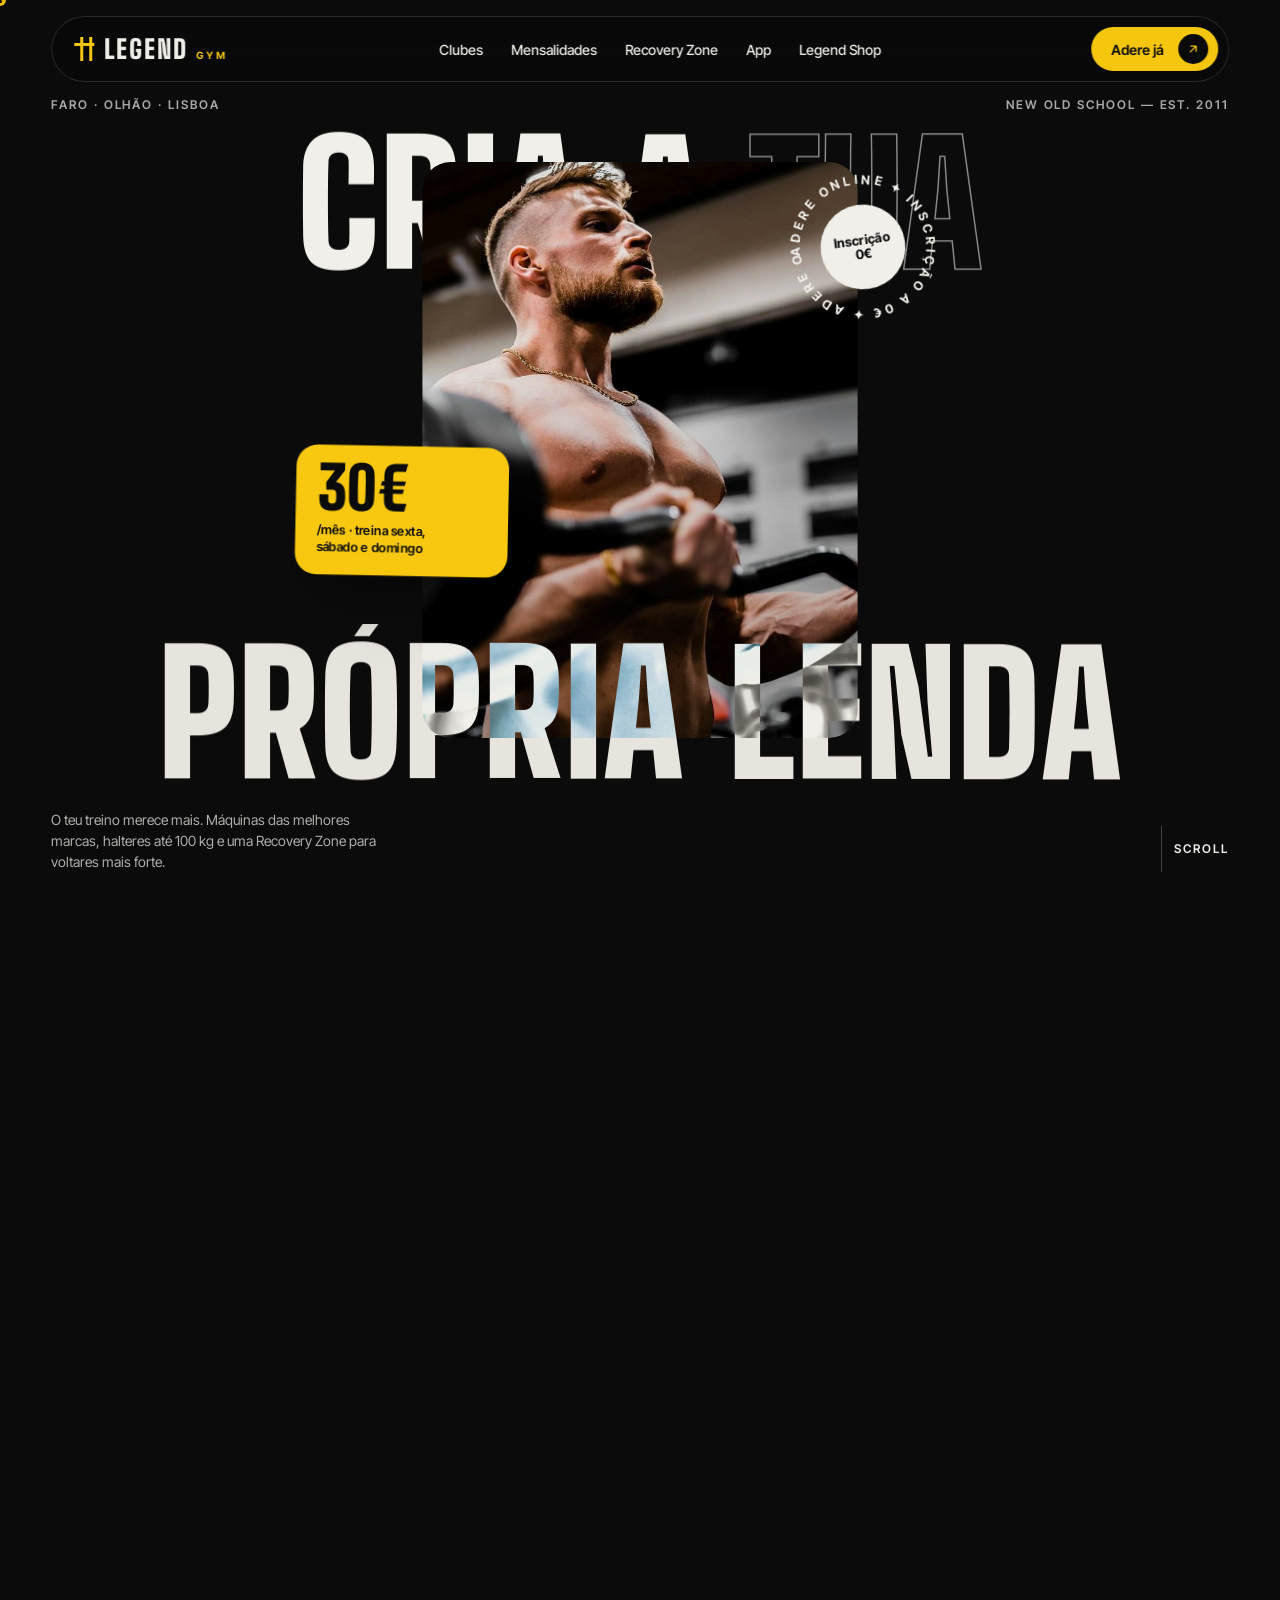
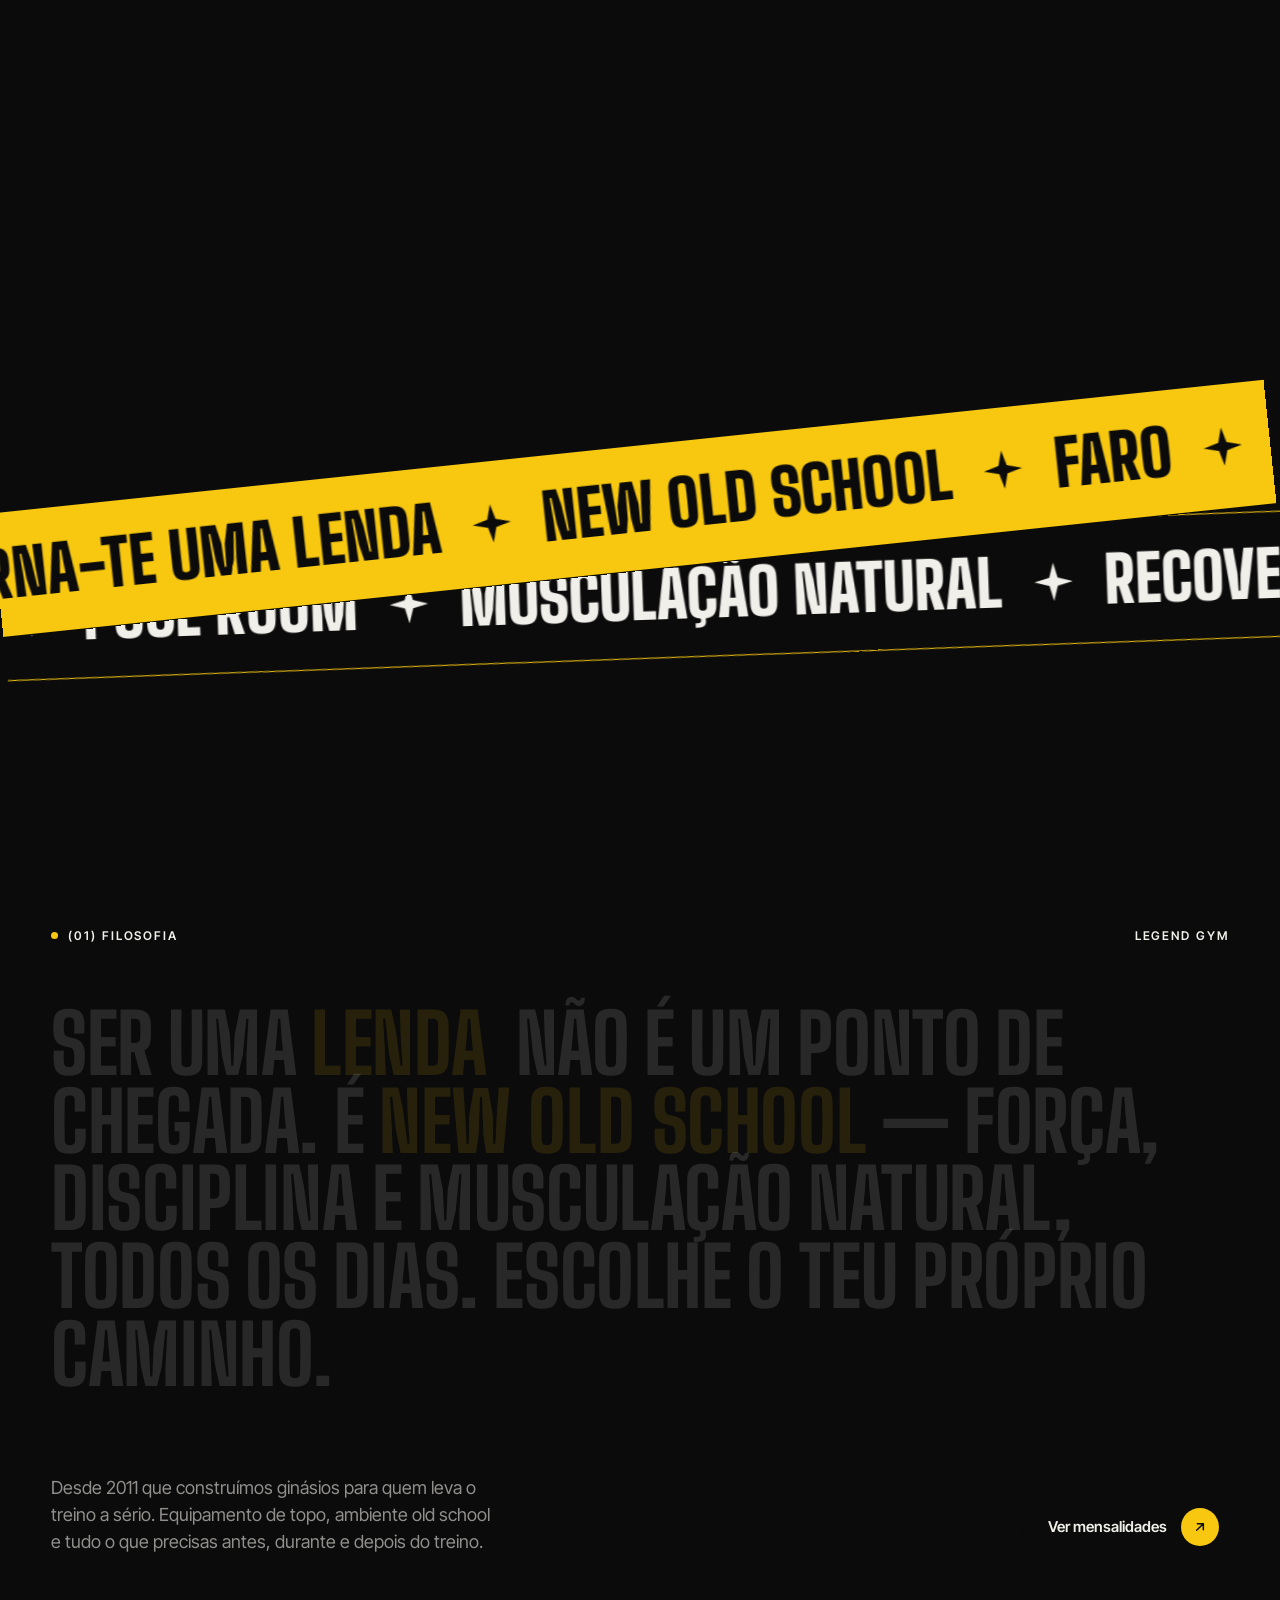
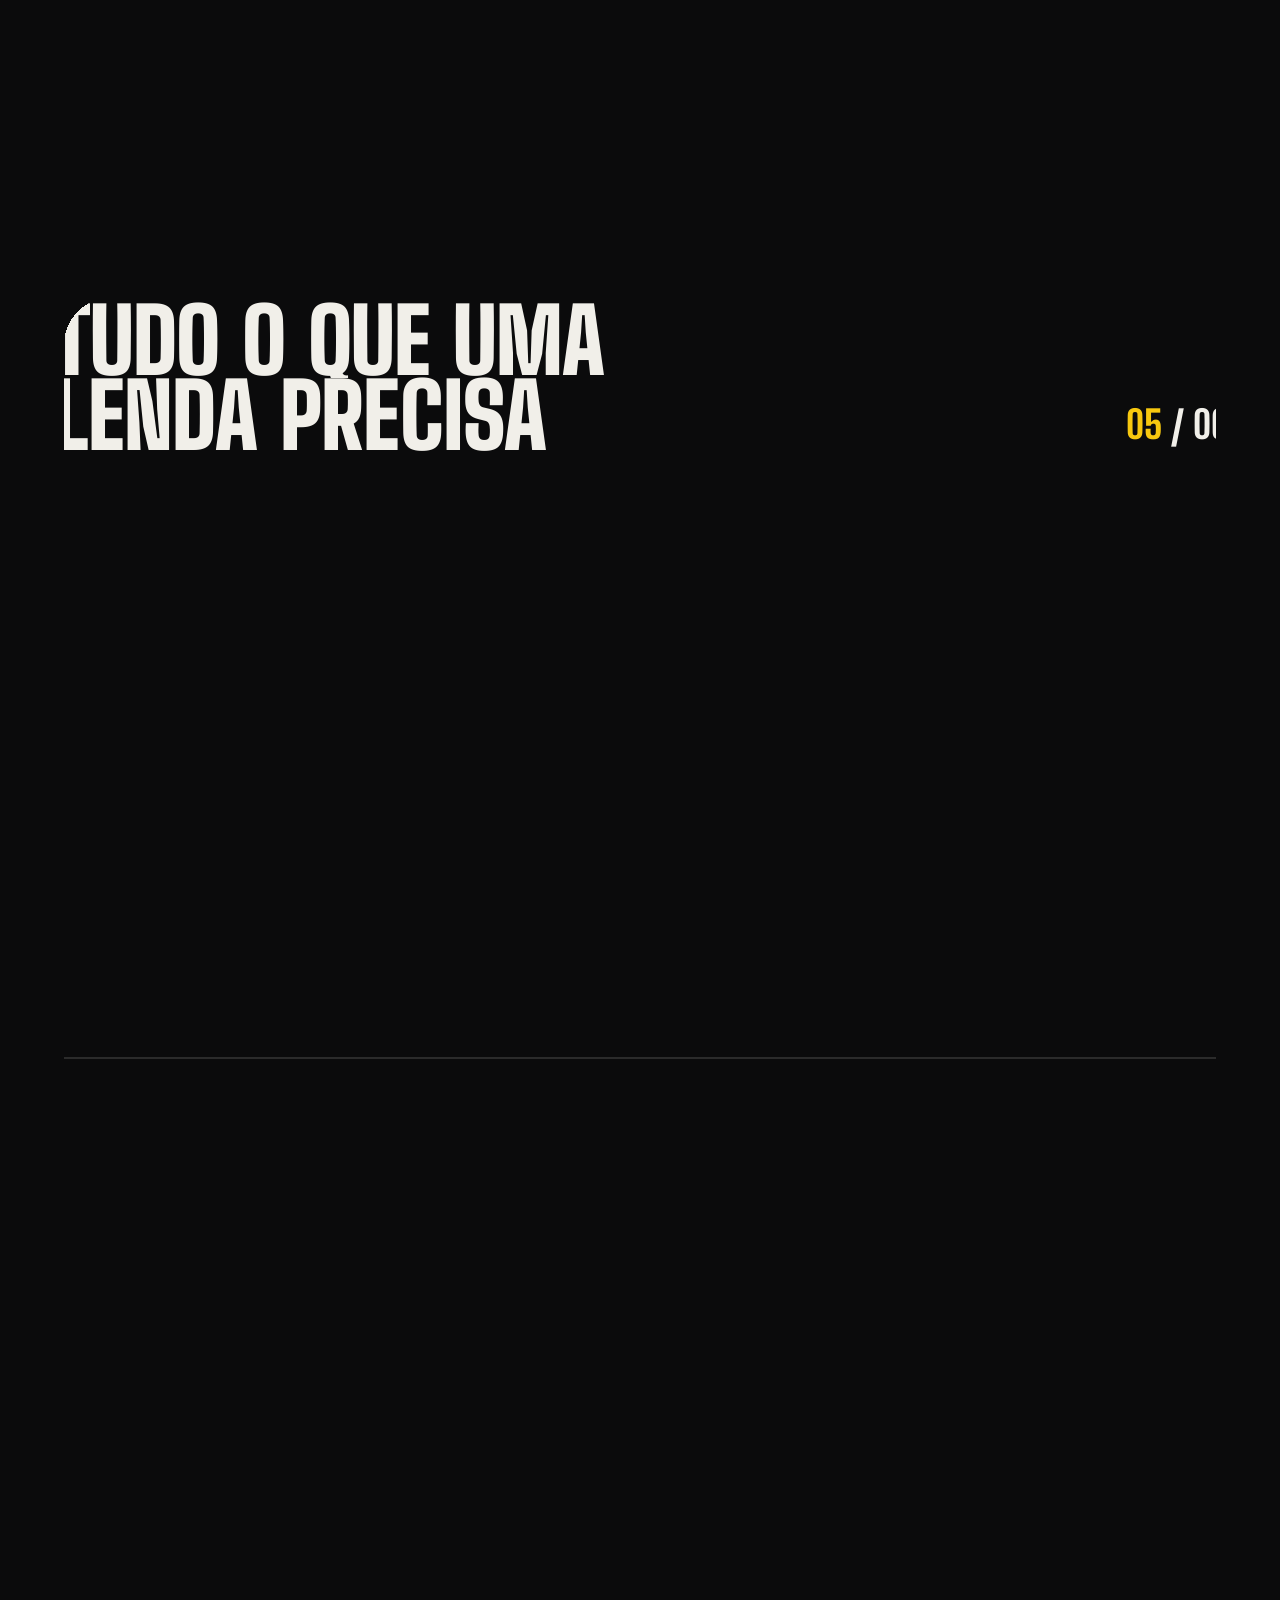
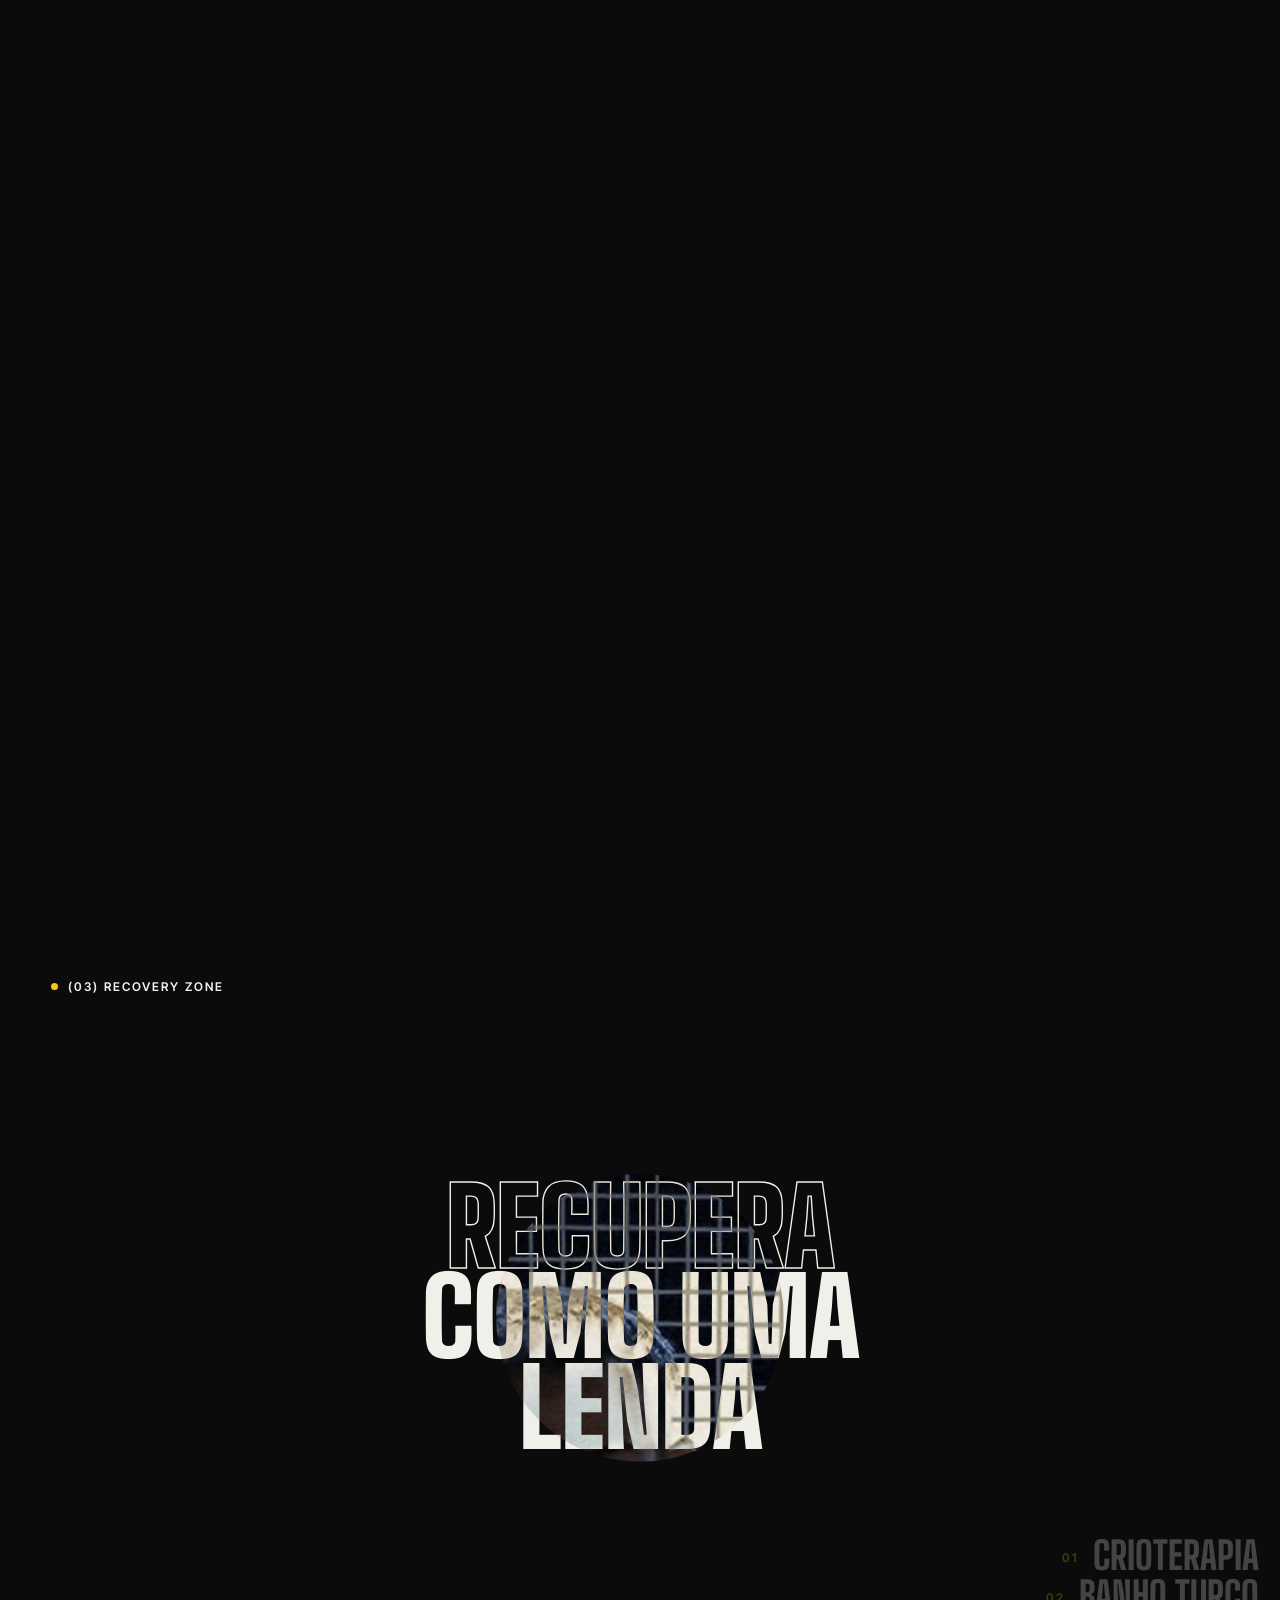
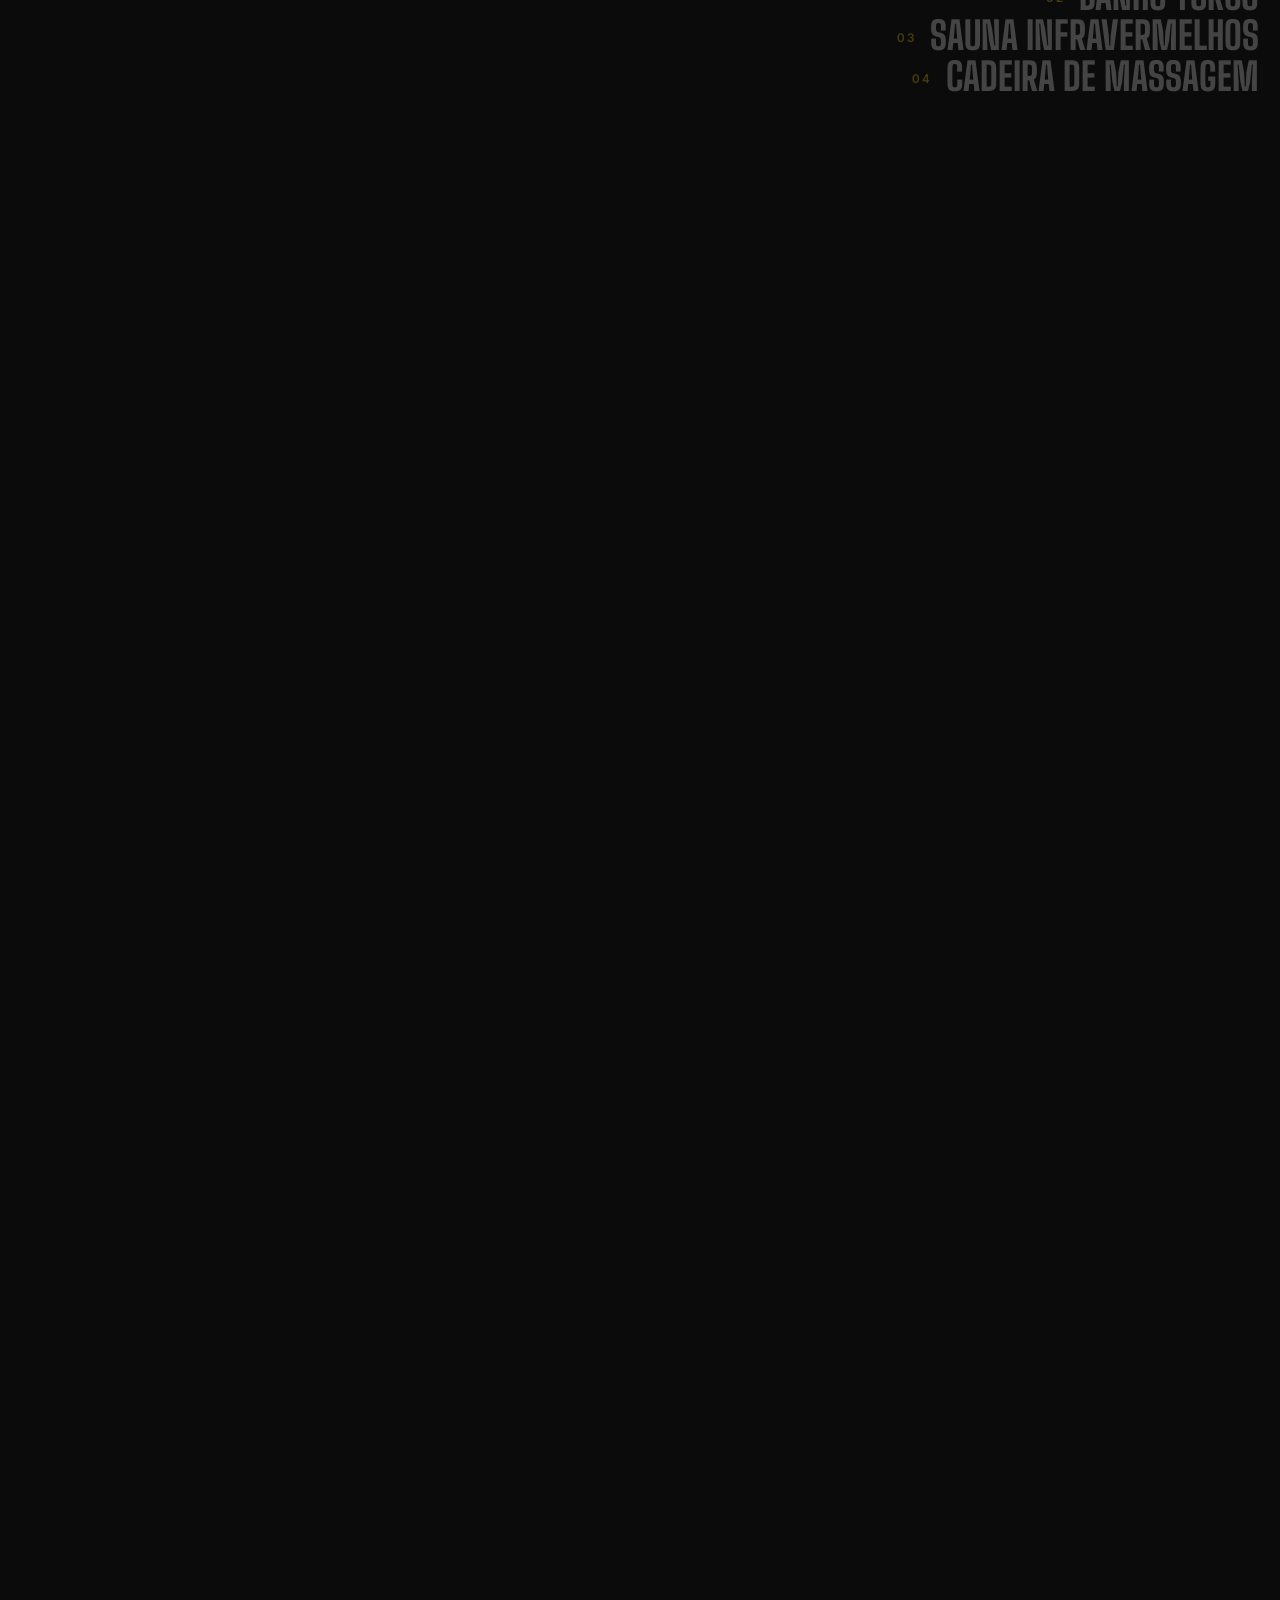
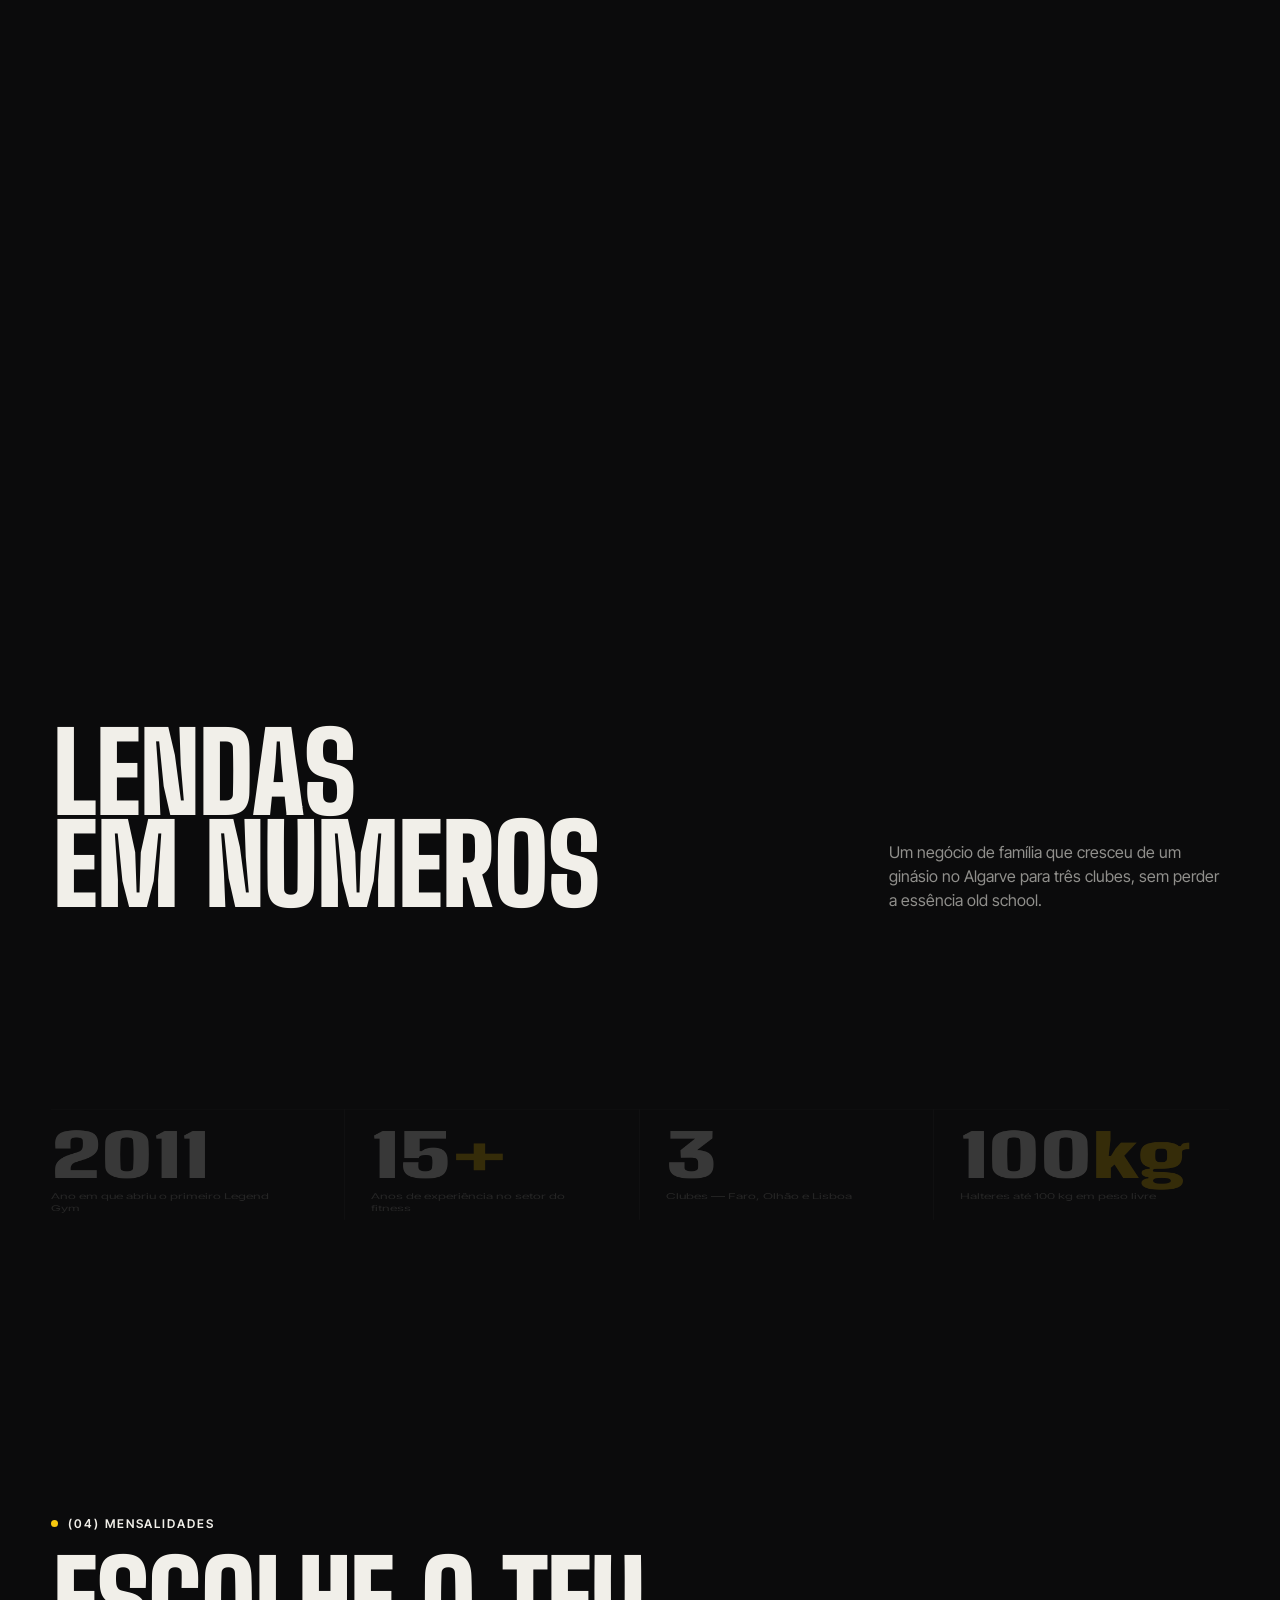
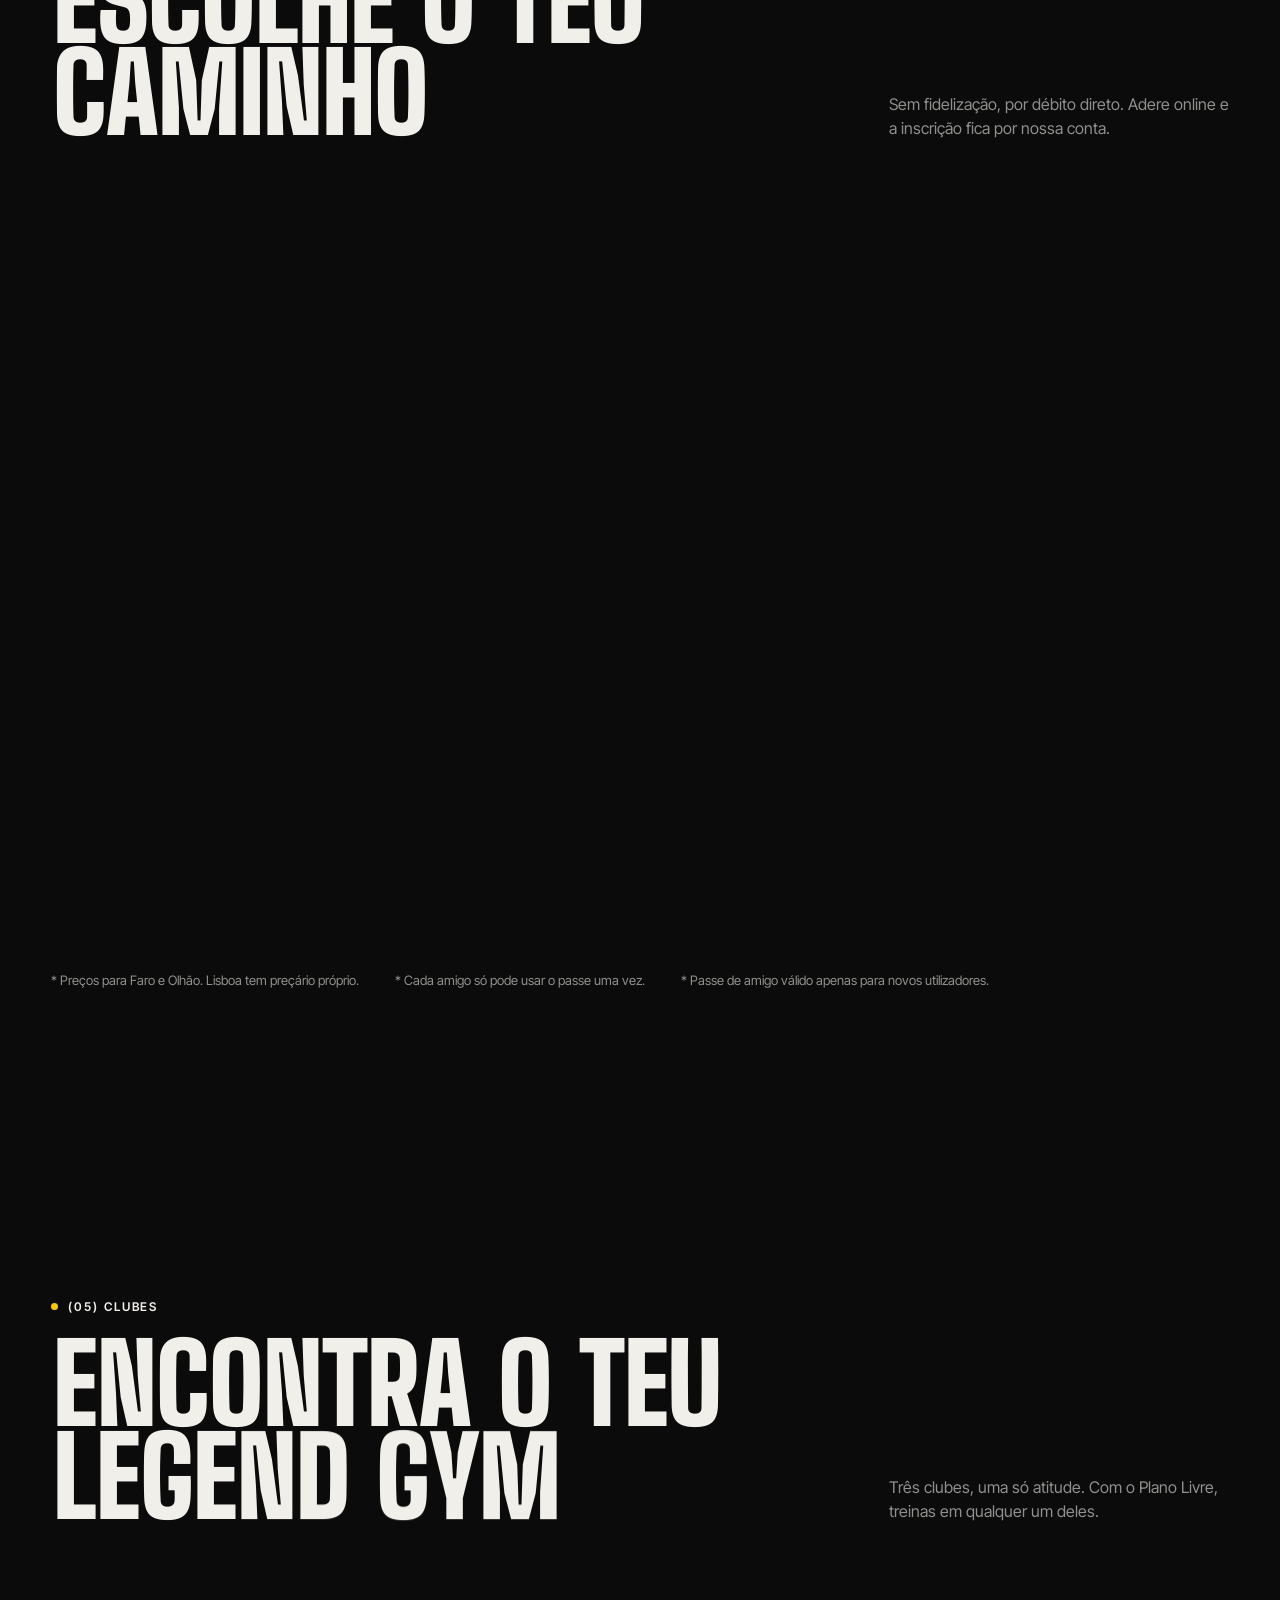
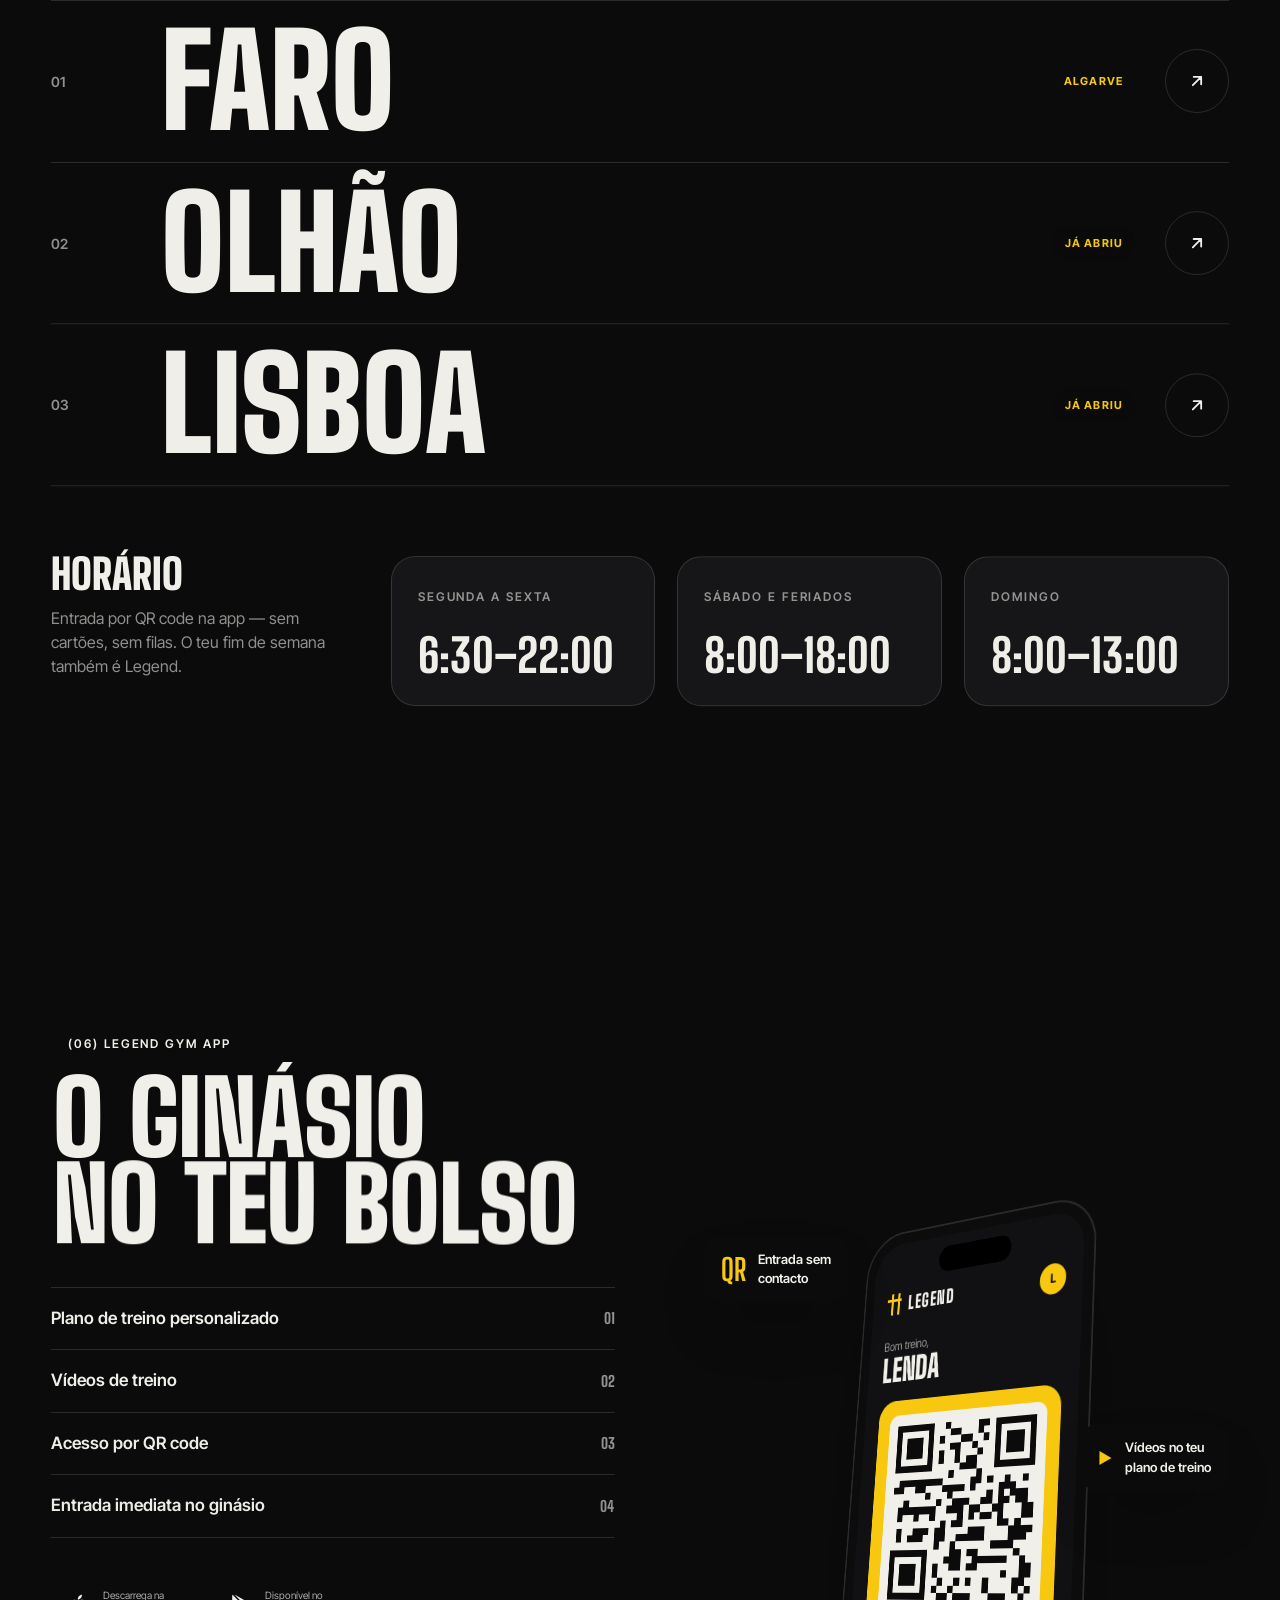
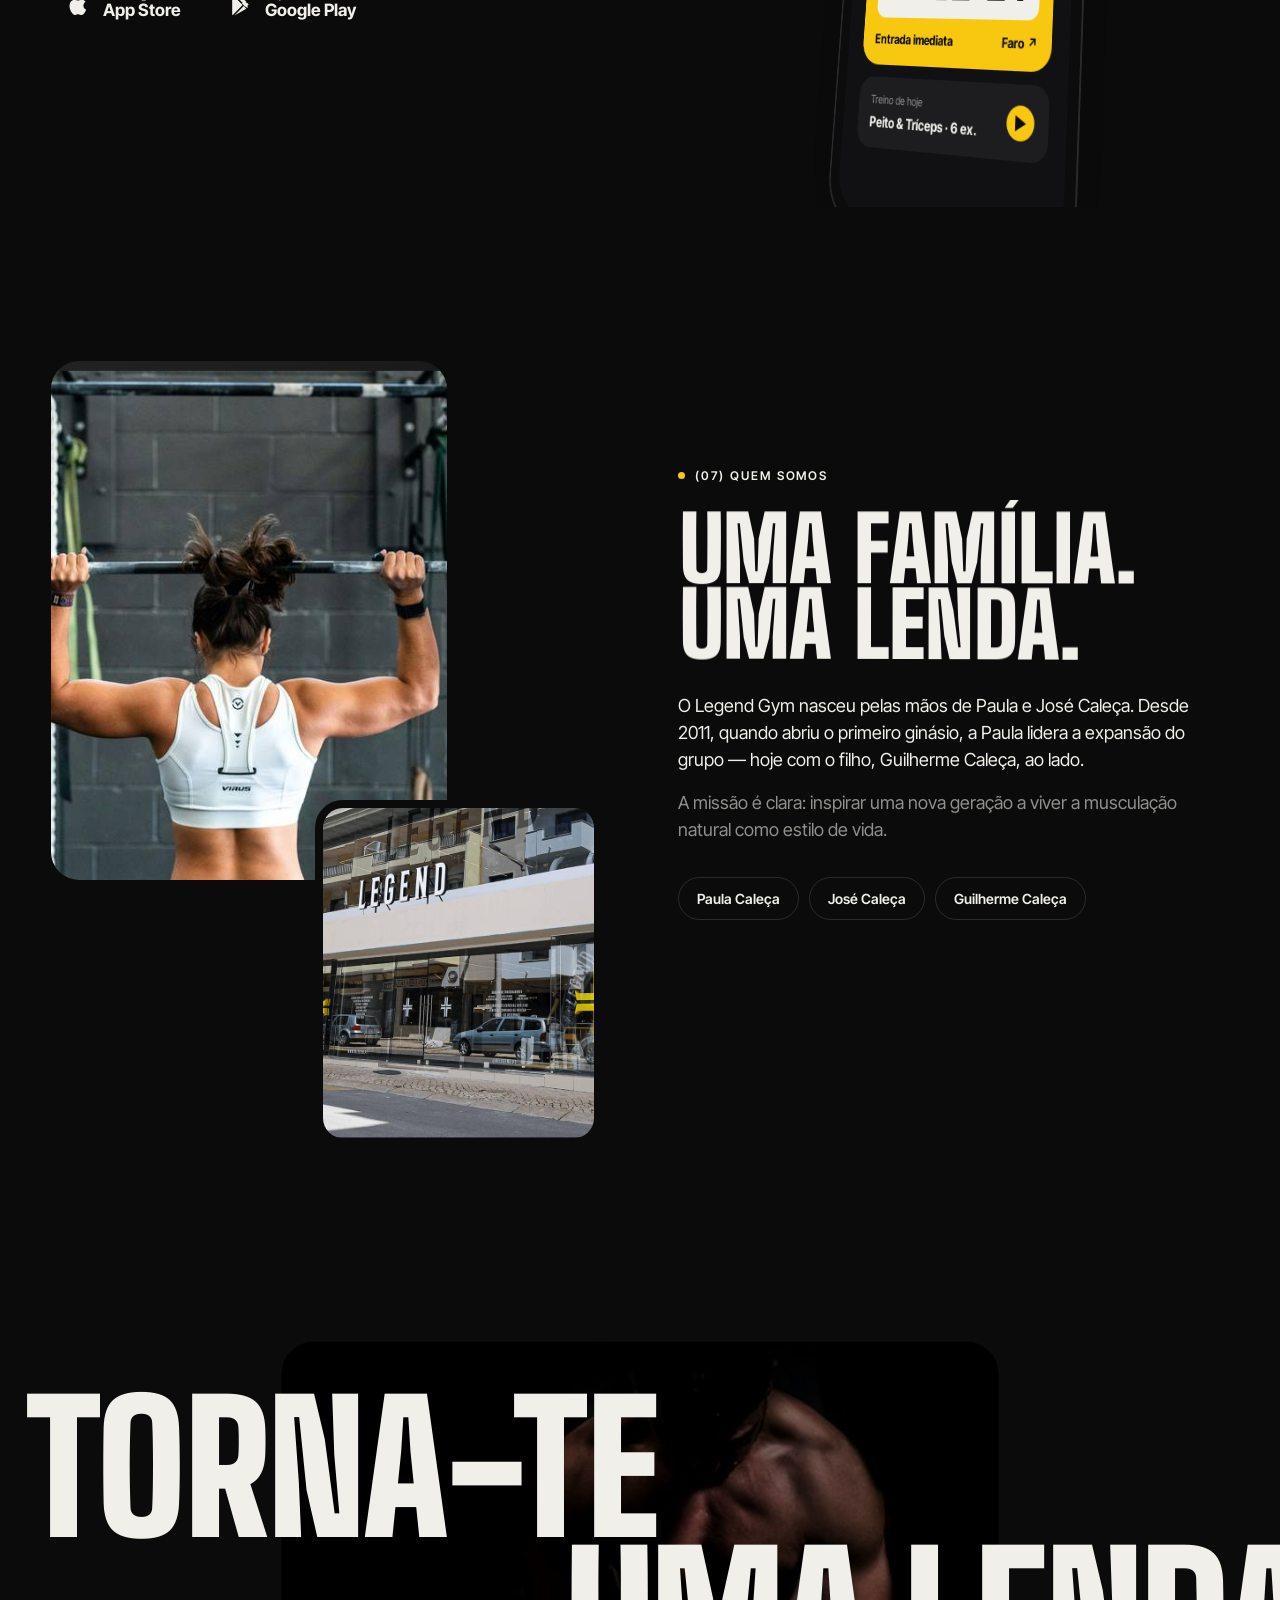
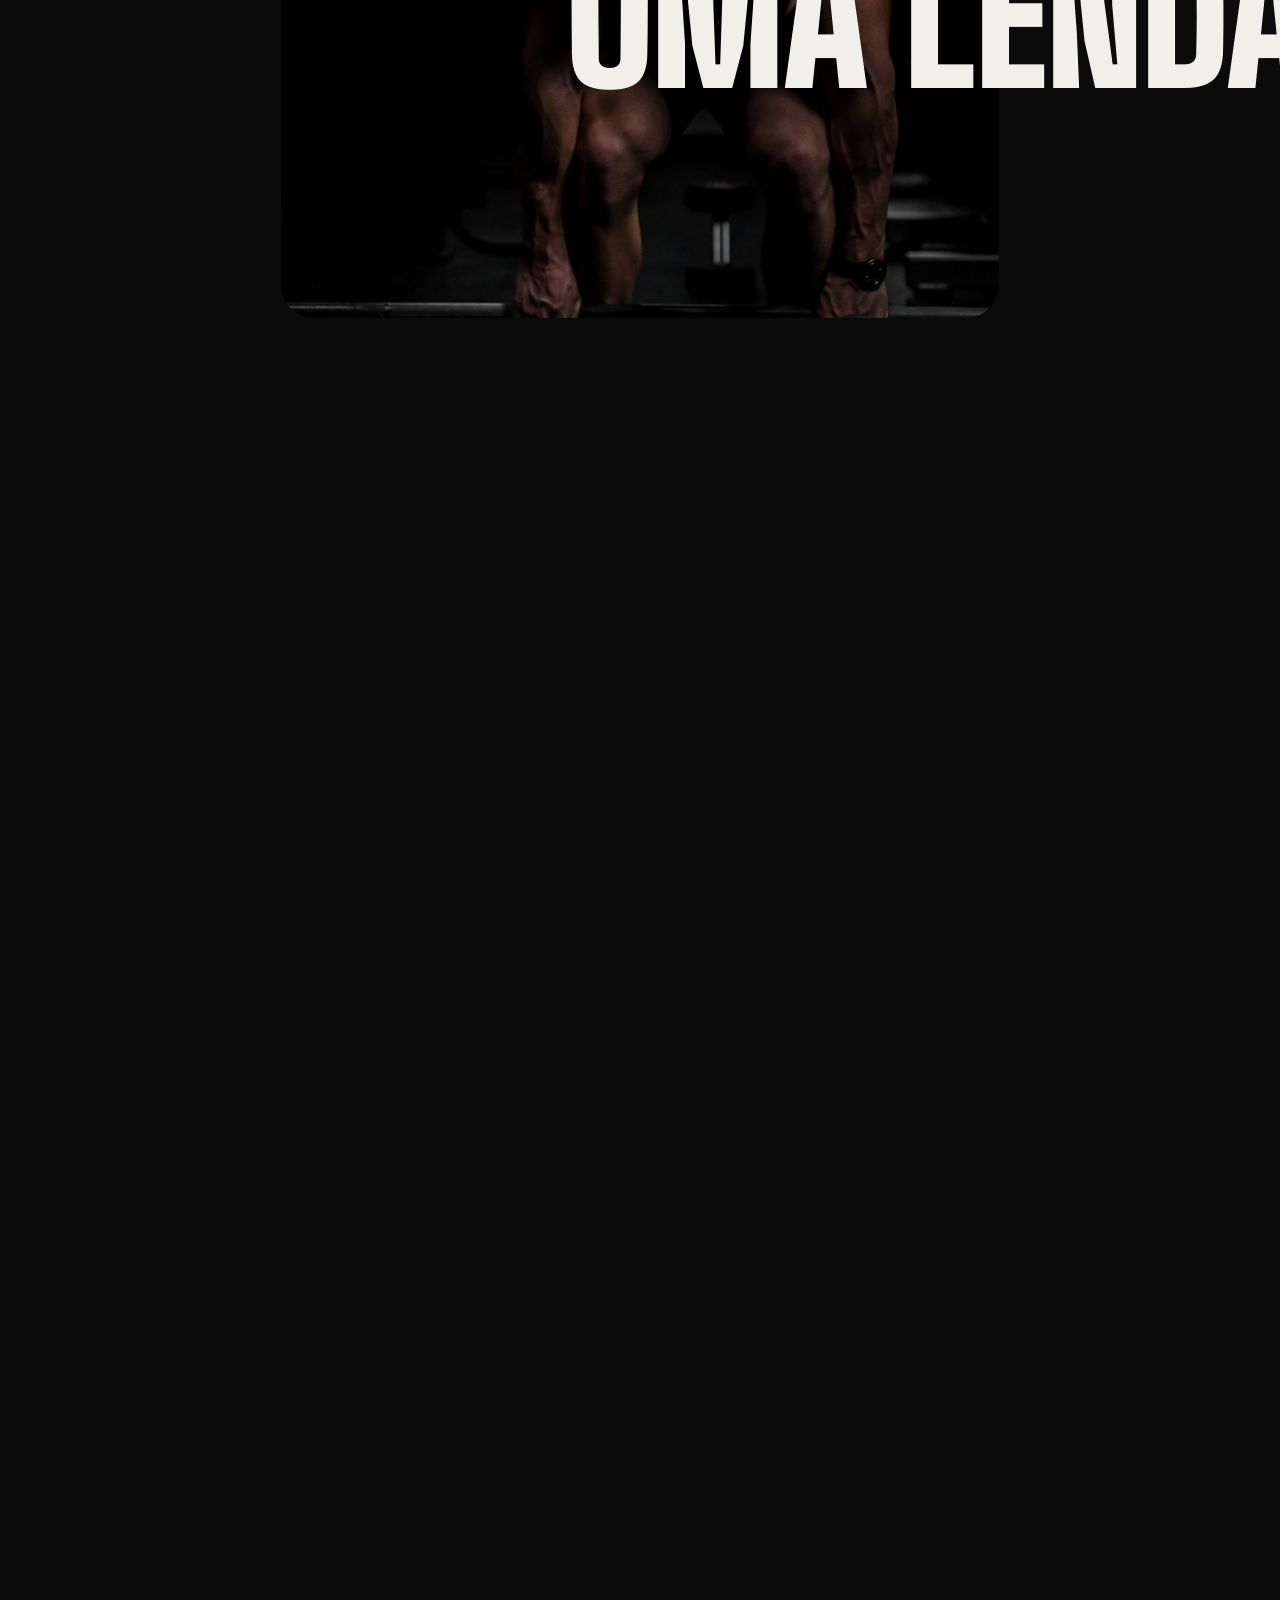
<file: index.html>
<!DOCTYPE html>
<html lang="pt-PT">
<head>
<meta charset="utf-8">
<meta name="viewport" content="width=device-width, initial-scale=1">
<title>Legend Gym — Cria a tua própria Lenda · Faro · Olhão · Lisboa</title>
<meta name="description" content="Legend Gym — New Old School. Musculação e treino de força em Faro, Olhão e Lisboa. Adere online com inscrição a 0€.">
<link rel="preconnect" href="https://fonts.googleapis.com">
<link rel="preconnect" href="https://fonts.gstatic.com" crossorigin>
<link href="https://fonts.googleapis.com/css2?family=Big+Shoulders+Display:wght@500;700;800;900&family=Inter+Tight:wght@400;500;600;700&display=swap" rel="stylesheet">
<script>document.documentElement.classList.add('js')</script>
<link rel="stylesheet" href="assets/css/style.css">
</head>
<body class="t-dark">

<div class="loader" aria-hidden="true">
  <div class="loader__word"><span>L</span><span>E</span><span>G</span><span>E</span><span>N</span><span>D</span><span class="g">.</span></div>
  <div class="loader__bar"><i></i></div>
  <div class="loader__meta label">New Old School · Est. 2011</div>
  <div class="loader__count">0</div>
</div>

<div class="cursor" aria-hidden="true"></div>
<div class="progress" aria-hidden="true"></div>

<!-- shared icon -->
<svg width="0" height="0" style="position:absolute" aria-hidden="true">
  <symbol id="arr" viewBox="0 0 24 24"><path d="M7 17L17 7M17 7H8M17 7v9" fill="none" stroke="currentColor" stroke-width="2.2" stroke-linecap="round" stroke-linejoin="round"/></symbol>
  <symbol id="chk" viewBox="0 0 24 24"><path d="M4 12.5l5 5L20 6.5" fill="none" stroke="currentColor" stroke-width="2.6" stroke-linecap="round" stroke-linejoin="round"/></symbol>
  <symbol id="mark" viewBox="0 0 20 24"><path d="M6 0h3v6h6V0h3v6h2v3h-2v15h-3V9H9v15H6V9H0V6h6z" fill="currentColor"/></symbol>
  <symbol id="star" viewBox="0 0 24 24"><path d="M12 0l2.6 9.4L24 12l-9.4 2.6L12 24l-2.6-9.4L0 12l9.4-2.6z" fill="currentColor"/></symbol>
</svg>

<nav class="nav" aria-label="Principal">
  <a href="#top" class="logo" data-link><svg><use href="#mark"/></svg>LEGEND<small>GYM</small></a>
  <div class="nav__links">
    <a href="#clubes" data-link><span>Clubes</span><span>Clubes</span></a>
    <a href="#mensalidades" data-link><span>Mensalidades</span><span>Mensalidades</span></a>
    <a href="#recovery" data-link><span>Recovery Zone</span><span>Recovery Zone</span></a>
    <a href="#app" data-link><span>App</span><span>App</span></a>
    <a href="https://shop.belegend.pt" target="_blank" rel="noopener"><span>Legend Shop</span><span>Legend Shop</span></a>
  </div>
  <a href="#mensalidades" class="btn btn--gold" data-link>Adere já <span class="arr"><svg width="14" height="14"><use href="#arr"/></svg></span></a>
</nav>

<main id="top">

<!-- ================= HERO ================= -->
<section class="hero" data-theme="dark">
  <div class="hero__top label"><span>Faro · Olhão · Lisboa</span><span>New Old School — Est. 2011</span></div>

  <h1 class="hero__back split" aria-label="Cria a tua própria lenda">Cria a <span class="hl">tua</span></h1>

  <div class="hero__media">
    <img src="assets/img/hero.jpg" alt="Atleta a treinar com halteres no Legend Gym">
    <div class="hero__shade"></div>
  </div>

  <div class="hero__front split" aria-hidden="true"><span class="wd w1">Própria</span> <span class="wd w2">Lenda</span></div>

  <div class="hero__chip">
    <b>30€</b>
    <span>/mês · treina sexta,<br>sábado e domingo</span>
  </div>

  <a href="#mensalidades" class="hero__badge" data-link aria-label="Adere online com inscrição a 0 euros">
    <svg class="ring" viewBox="0 0 150 150"><defs><path id="circ" d="M75,75 m-58,0 a58,58 0 1,1 116,0 a58,58 0 1,1 -116,0"/></defs>
      <text fill="#F1EFE9" font-family="Inter Tight, sans-serif" font-size="11.5" font-weight="700" letter-spacing="3.2"><textPath href="#circ">ADERE ONLINE ✦ INSCRIÇÃO A 0€ ✦ ADERE ONLINE ✦</textPath></text></svg>
    <span class="core">Inscrição<br>0€</span>
  </a>

  <div class="hero__foot">
    <p>O teu treino merece mais. Máquinas das melhores marcas, halteres até 100 kg e uma Recovery Zone para voltares mais forte.</p>
    <div class="scrollcue label"><i></i>Scroll</div>
  </div>
</section>

<!-- ================= MARQUEE ================= -->
<div class="marquee" aria-hidden="true">
  <div class="marquee__row"><div class="marquee__track" data-dir="-1">
    <span>New Old School <svg><use href="#star"/></svg></span><span>Faro <svg><use href="#star"/></svg></span><span>Olhão <svg><use href="#star"/></svg></span><span>Lisboa <svg><use href="#star"/></svg></span><span>Inscrição a 0€ <svg><use href="#star"/></svg></span><span>Torna-te uma lenda <svg><use href="#star"/></svg></span>
  </div></div>
  <div class="marquee__row"><div class="marquee__track" data-dir="1">
    <span>Musculação natural <svg><use href="#star"/></svg></span><span>Recovery Zone <svg><use href="#star"/></svg></span><span>Halteres até 100 kg <svg><use href="#star"/></svg></span><span>Protein Bar <svg><use href="#star"/></svg></span><span>Pose Room <svg><use href="#star"/></svg></span>
  </div></div>
</div>

<!-- ================= MANIFESTO ================= -->
<section class="manifesto" data-theme="light">
  <div class="wrap">
    <div class="manifesto__meta label"><span><span class="dot"></span>(01) Filosofia</span><span>Legend Gym</span></div>
    <p class="manifesto__text" id="manifesto">
      Ser uma <span class="gold">lenda</span> <span class="pill"><img src="assets/img/p1.jpg" alt=""></span> não é um ponto de chegada. É <span class="gold">New Old School</span> — força, <span class="pill"><img src="assets/img/p2.jpg" alt=""></span> disciplina e musculação natural, todos os dias. Escolhe o teu próprio <span class="pill"><img src="assets/img/p3.jpg" alt=""></span> caminho.
    </p>
    <div class="manifesto__foot">
      <p class="sub">Desde 2011 que construímos ginásios para quem leva o treino a sério. Equipamento de topo, ambiente old school e tudo o que precisas antes, durante e depois do treino.</p>
      <a href="#mensalidades" class="btn btn--ink" data-link>Ver mensalidades <span class="arr"><svg width="16" height="16"><use href="#arr"/></svg></span></a>
    </div>
  </div>
</section>

<!-- ================= FACILITIES ================= -->
<section class="fac" data-theme="dark" id="espaco">
  <div class="fac__pin">
    <div class="fac__head">
      <div>
        <div class="label" style="margin-bottom:22px"><span class="dot"></span>(02) O espaço</div>
        <h2 class="display sec-title split">Tudo o que uma<br>lenda precisa</h2>
      </div>
      <div class="fac__count"><em class="fac__cur">01</em> / 06</div>
    </div>
    <div class="fac__stage">
      <div class="fac__track">
        <article class="fcard"><div class="media"><img src="assets/img/f1.jpg" alt="Sala de musculação do Legend Gym" loading="lazy"></div><span class="fcard__num">01</span><span class="fcard__tag">Força</span>
          <div class="fcard__body"><h3>Máquinas<br>de topo</h3><p>As melhores marcas de máquinas de musculação, pensadas para força e hipertrofia.</p></div></article>
        <article class="fcard"><div class="media"><img src="assets/img/f2.jpg" alt="Fila de halteres" loading="lazy"></div><span class="fcard__num">02</span><span class="fcard__tag">Peso livre</span>
          <div class="fcard__body"><h3>Halteres<br>até 100 kg</h3><p>Peso livre a sério, para quem não aceita limites artificiais.</p></div></article>
        <article class="fcard"><div class="media"><img src="assets/img/f3.jpg" alt="Banho de gelo na Recovery Zone" loading="lazy"></div><span class="fcard__num">03</span><span class="fcard__tag">Recuperação</span>
          <div class="fcard__body"><h3>Recovery<br>Zone</h3><p>Crioterapia, banho turco, sauna de infravermelhos e cadeira de massagem.</p></div></article>
        <article class="fcard"><div class="media"><img src="assets/img/f4.jpg" alt="Atleta a treinar" loading="lazy"></div><span class="fcard__num">04</span><span class="fcard__tag">Evolução</span>
          <div class="fcard__body"><h3>Pose<br>Room</h3><p>Um espaço dedicado para registar a tua evolução — foto a foto.</p></div></article>
        <article class="fcard"><div class="media"><img src="assets/img/f5.jpg" alt="Protein Bar do Legend Gym" loading="lazy"></div><span class="fcard__num">05</span><span class="fcard__tag">Nutrição</span>
          <div class="fcard__body"><h3>Protein<br>Bar</h3><p>Suplementos pré e pós-treino, prontos quando precisas.</p></div></article>
        <article class="fcard"><div class="media"><img src="assets/img/f6.jpg" alt="Halteres e elásticos" loading="lazy"></div><span class="fcard__num">06</span><span class="fcard__tag">Loja</span>
          <div class="fcard__body"><h3>Legend<br>Shop</h3><p>Loja física no clube e online em shop.belegend.pt.</p></div></article>
      </div>
    </div>
    <div class="fac__bar"><i></i></div>
  </div>
</section>

<!-- ================= RECOVERY ================= -->
<section class="rz" id="recovery" data-theme="dark">
  <div class="rz__sticky">
    <div class="rz__label label"><span class="dot"></span>(03) Recovery Zone</div>
    <div class="rz__media"><img src="assets/img/rz.jpg" alt="Crioterapia na Recovery Zone" loading="lazy"></div>
    <h2 class="rz__title display"><span class="o">Recupera</span><br>como uma<br>lenda</h2>
    <p class="rz__note">Incluída nas mensalidades. Porque o músculo cresce no descanso — e uma lenda trata da recuperação tão bem como do treino.</p>
    <ul class="rz__list">
      <li><small>01</small>Crioterapia</li>
      <li><small>02</small>Banho turco</li>
      <li><small>03</small>Sauna infravermelhos</li>
      <li><small>04</small>Cadeira de massagem</li>
    </ul>
  </div>
</section>

<!-- ================= STATS ================= -->
<section class="stats" data-theme="light">
  <div class="wrap">
    <div class="sec-head">
      <h2 class="display sec-title split">Lendas<br>em números</h2>
      <p class="sub" style="max-width:340px">Um negócio de família que cresceu de um ginásio no Algarve para três clubes, sem perder a essência old school.</p>
    </div>
    <div class="stats__grid">
      <div class="stat"><b data-count="2011">2011</b><span class="lbl">Ano em que abriu o primeiro Legend Gym</span></div>
      <div class="stat"><b><span data-count="15">15</span><em>+</em></b><span class="lbl">Anos de experiência no setor do fitness</span></div>
      <div class="stat"><b data-count="3">3</b><span class="lbl">Clubes — Faro, Olhão e Lisboa</span></div>
      <div class="stat"><b><span data-count="100">100</span><em>kg</em></b><span class="lbl">Halteres até 100 kg em peso livre</span></div>
    </div>
  </div>
</section>

<!-- ================= PLANS ================= -->
<section class="plans" id="mensalidades" data-theme="dark">
  <div class="wrap">
    <div class="sec-head">
      <div>
        <div class="label" style="margin-bottom:22px"><span class="dot"></span>(04) Mensalidades</div>
        <h2 class="display sec-title split">Escolhe o teu<br>caminho</h2>
      </div>
      <p class="sub" style="max-width:340px">Sem fidelização, por débito direto. Adere online e a inscrição fica por nossa conta.</p>
    </div>
    <div class="plans__grid">
      <article class="plan">
        <div class="plan__top"><span class="label">Fim de semana</span><span class="plan__badge">Sex · Sáb · Dom</span></div>
        <h3>Legendary<br>Weekend</h3>
        <p class="plan__desc">O teu fim de semana é Legend.</p>
        <div class="plan__price"><b>30</b><sup>€</sup><small>/mês</small></div>
        <ul>
          <li><svg><use href="#chk"/></svg>Acesso à sexta, sábado e domingo</li>
          <li><svg><use href="#chk"/></svg>Inscrição em oferta online</li>
          <li><svg><use href="#chk"/></svg>Recovery Zone incluída</li>
          <li><svg><use href="#chk"/></svg>10% de desconto na Legend Shop</li>
        </ul>
        <a href="https://belegend.pt" target="_blank" rel="noopener" class="btn btn--line">Adere já <span class="arr"><svg width="16" height="16"><use href="#arr"/></svg></span></a>
      </article>
      <article class="plan plan--feat">
        <div class="plan__top"><span class="label">O favorito das lendas</span><span class="plan__badge">Top</span></div>
        <h3>Legend<br>Black</h3>
        <p class="plan__desc">Acesso ilimitado aos clubes do Algarve.</p>
        <div class="plan__price"><b>40</b><sup>€</sup><small>/mês</small></div>
        <ul>
          <li><svg><use href="#chk"/></svg>Acesso ilimitado a Faro e Olhão</li>
          <li><svg><use href="#chk"/></svg>Traz 5 amigos por mês</li>
          <li><svg><use href="#chk"/></svg>Recovery Zone incluída</li>
          <li><svg><use href="#chk"/></svg>10% de desconto na Legend Shop</li>
        </ul>
        <a href="https://belegend.pt" target="_blank" rel="noopener" class="btn btn--ink">Adere já <span class="arr"><svg width="16" height="16"><use href="#arr"/></svg></span></a>
      </article>
      <article class="plan">
        <div class="plan__top"><span class="label">O essencial</span><span class="plan__badge">Classic</span></div>
        <h3>Legend<br>Classic</h3>
        <p class="plan__desc">Tudo o que precisas para treinar.</p>
        <div class="plan__price"><b>35</b><sup>€</sup><small>/mês</small></div>
        <ul>
          <li><svg><use href="#chk"/></svg>Inscrição em oferta online</li>
          <li><svg><use href="#chk"/></svg>Traz 3 amigos por mês</li>
          <li><svg><use href="#chk"/></svg>Recovery Zone incluída</li>
          <li><svg><use href="#chk"/></svg>10% de desconto na Legend Shop</li>
        </ul>
        <a href="https://belegend.pt" target="_blank" rel="noopener" class="btn btn--line">Adere já <span class="arr"><svg width="16" height="16"><use href="#arr"/></svg></span></a>
      </article>
    </div>
    <div class="plans__notes">
      <span>* Preços para Faro e Olhão. Lisboa tem preçário próprio.</span>
      <span>* Cada amigo só pode usar o passe uma vez.</span>
      <span>* Passe de amigo válido apenas para novos utilizadores.</span>
    </div>
  </div>
</section>

<!-- ================= CLUBS ================= -->
<section class="clubs" id="clubes" data-theme="light">
  <div class="wrap">
    <div class="sec-head">
      <div>
        <div class="label" style="margin-bottom:22px"><span class="dot"></span>(05) Clubes</div>
        <h2 class="display sec-title split">Encontra o teu<br>Legend Gym</h2>
      </div>
      <p class="sub" style="max-width:340px">Três clubes, uma só atitude. Com o Plano Livre, treinas em qualquer um deles.</p>
    </div>
    <div class="club-list">
      <a class="club" href="https://belegend.pt" target="_blank" rel="noopener" data-img="0"><span class="club__n">01</span><span class="club__name">Faro</span><span class="club__tag">Algarve</span><span class="club__go"><svg width="20" height="20"><use href="#arr"/></svg></span></a>
      <a class="club" href="https://belegend.pt" target="_blank" rel="noopener" data-img="1"><span class="club__n">02</span><span class="club__name">Olhão</span><span class="club__tag">Já abriu</span><span class="club__go"><svg width="20" height="20"><use href="#arr"/></svg></span></a>
      <a class="club" href="https://belegend.pt" target="_blank" rel="noopener" data-img="2"><span class="club__n">03</span><span class="club__name">Lisboa</span><span class="club__tag">Já abriu</span><span class="club__go"><svg width="20" height="20"><use href="#arr"/></svg></span></a>
    </div>
    <div class="hours">
      <div class="hours__intro"><h4>Horário</h4><p class="sub">Entrada por QR code na app — sem cartões, sem filas. O teu fim de semana também é Legend.</p></div>
      <div><span class="label sub">Segunda a sexta</span><b>6:30–22:00</b></div>
      <div><span class="label sub">Sábado e feriados</span><b>8:00–18:00</b></div>
      <div><span class="label sub">Domingo</span><b>8:00–13:00</b></div>
    </div>
  </div>
</section>
<div class="preview" aria-hidden="true"><img src="assets/img/c1.jpg" alt=""><img src="assets/img/c2.jpg" alt=""><img src="assets/img/c3.jpg" alt=""></div>

<!-- ================= APP ================= -->
<section class="app" id="app" data-theme="gold">
  <div class="wrap app__grid">
    <div>
      <div class="label" style="margin-bottom:22px"><span class="dot" style="background:var(--ink)"></span>(06) Legend Gym App</div>
      <h2 class="display app__title split">O ginásio<br>no teu bolso</h2>
      <ul class="app__feats">
        <li>Plano de treino personalizado <span>01</span></li>
        <li>Vídeos de treino <span>02</span></li>
        <li>Acesso por QR code <span>03</span></li>
        <li>Entrada imediata no ginásio <span>04</span></li>
      </ul>
      <div class="stores">
        <a class="store" href="https://apps.apple.com/pt/app/legend-gym/id6477606128" target="_blank" rel="noopener">
          <svg viewBox="0 0 24 24" fill="currentColor"><path d="M16.4 12.6c0-2.6 2.1-3.8 2.2-3.9-1.2-1.8-3.1-2-3.7-2-1.6-.2-3.1.9-3.9.9-.8 0-2-.9-3.4-.9-1.7 0-3.3 1-4.2 2.6-1.8 3.1-.5 7.7 1.3 10.2.9 1.2 1.9 2.6 3.2 2.6 1.3-.1 1.8-.8 3.3-.8 1.6 0 2 .8 3.4.8 1.4 0 2.3-1.3 3.1-2.5 1-1.4 1.4-2.8 1.4-2.9 0 0-2.7-1-2.7-4.1zM13.9 4.9c.7-.9 1.2-2 1-3.2-1 0-2.3.7-3 1.6-.7.8-1.2 2-1.1 3.1 1.2.1 2.3-.6 3.1-1.5z"/></svg>
          <span><small>Descarrega na</small><b>App Store</b></span></a>
        <a class="store" href="https://play.google.com/store/search?q=legend%20gym&c=apps" target="_blank" rel="noopener">
          <svg viewBox="0 0 24 24" fill="currentColor"><path d="M3.6 1.8c-.3.3-.4.7-.4 1.2v18c0 .5.1.9.4 1.2l10-10.2-10-10.2zm11.1 11.3l2.6 2.6-11.8 6.7 9.2-9.3zm0-2.2L5.5 1.6l11.8 6.7-2.6 2.6zm3.9 4l-2.9-1.7-2.9 2.9 2.9-2.9-2.9-2.9 2.9-1.7 3.1 1.8c.9.5.9 1.4 0 1.9l-.2.1z"/></svg>
          <span><small>Disponível no</small><b>Google Play</b></span></a>
      </div>
    </div>
    <div class="phone-stage">
      <div class="float-chip fc1"><b>QR</b>Entrada sem<br>contacto</div>
      <div class="phone">
        <div class="phone__screen">
          <div class="phone__notch"></div>
          <div class="ph-top"><span class="logo"><svg><use href="#mark"/></svg>LEGEND</span><span class="av">L</span></div>
          <div class="ph-hi">Bom treino,</div>
          <div class="ph-name">Lenda</div>
          <div class="ph-qr"><div class="q"><svg id="qr" viewBox="0 0 25 25" shape-rendering="crispEdges"></svg></div><p><span>Entrada imediata</span><span>Faro ↗</span></p></div>
          <div class="ph-card"><div><small>Treino de hoje</small><b>Peito &amp; Tríceps · 6 ex.</b></div><i>▶</i></div>
        </div>
      </div>
      <div class="float-chip fc2"><b>▶</b>Vídeos no teu<br>plano de treino</div>
    </div>
  </div>
</section>

<!-- ================= FAMILY ================= -->
<section class="family" data-theme="dark">
  <div class="wrap family__grid">
    <div class="family__imgs">
      <div class="media m1"><img src="assets/img/fam.jpg" alt="Atleta a treinar com barra" loading="lazy" data-speed="-8"></div>
      <div class="media m2"><img src="assets/img/c1.jpg" alt="Fachada do Legend Gym" loading="lazy" data-speed="10"></div>
      <div class="family__year">2011</div>
    </div>
    <div class="family__body">
      <div class="label"><span class="dot"></span>(07) Quem somos</div>
      <h2 class="display family__title split">Uma família.<br>Uma lenda.</h2>
      <p>O Legend Gym nasceu pelas mãos de Paula e José Caleça. Desde 2011, quando abriu o primeiro ginásio, a Paula lidera a expansão do grupo — hoje com o filho, Guilherme Caleça, ao lado.</p>
      <p class="sub">A missão é clara: inspirar uma nova geração a viver a musculação natural como estilo de vida.</p>
      <div class="family__names"><span>Paula Caleça</span><span>José Caleça</span><span>Guilherme Caleça</span></div>
    </div>
  </div>
</section>

<!-- ================= CTA ================= -->
<section class="cta" data-theme="dark">
  <div class="cta__sticky">
    <div class="cta__bg"><img src="assets/img/cta.jpg" alt="" loading="lazy"></div>
    <div class="cta__inner">
      <h2 class="display cta__title"><span class="row">Torna-te</span><span class="row">uma lenda</span></h2>
      <p class="cta__sub">Adere online com inscrição a 0€ e começa hoje. O resto da história escreves tu.</p>
      <div class="cta__btns">
        <a href="https://belegend.pt" target="_blank" rel="noopener" class="btn btn--gold">Inscreve-te já <span class="arr"><svg width="16" height="16"><use href="#arr"/></svg></span></a>
        <a href="https://wa.me/351911164900" target="_blank" rel="noopener" class="btn btn--line" style="color:var(--paper)">Falar no WhatsApp <span class="arr"><svg width="16" height="16"><use href="#arr"/></svg></span></a>
      </div>
    </div>
  </div>
</section>

</main>

<!-- ================= FOOTER ================= -->
<footer class="footer" data-theme="gold">
  <div class="wrap">
    <div class="footer__grid">
      <div>
        <p class="footer__lead">Cria a tua própria lenda.</p>
        <a href="tel:+351911164900" class="btn btn--ink">+351 911 164 900 <span class="arr"><svg width="16" height="16"><use href="#arr"/></svg></span></a>
      </div>
      <div><h5>Explorar</h5><ul>
        <li><a href="#clubes" data-link>Clubes</a></li><li><a href="#mensalidades" data-link>Mensalidades</a></li><li><a href="#recovery" data-link>Recovery Zone</a></li><li><a href="#app" data-link>App</a></li><li><a href="https://shop.belegend.pt" target="_blank" rel="noopener">Legend Shop</a></li><li><a href="https://belegend.pt" target="_blank" rel="noopener">Recrutamento</a></li>
      </ul></div>
      <div><h5>Horário</h5><ul>
        <li>Seg–Sex · 6:30–22:00</li><li>Sáb e feriados · 8:00–18:00</li><li>Dom · 8:00–13:00</li>
      </ul></div>
      <div><h5>Segue-nos</h5><ul>
        <li><a href="https://instagram.com/belegend.pt" target="_blank" rel="noopener">Instagram</a></li><li><a href="https://facebook.com/belegend.pt" target="_blank" rel="noopener">Facebook</a></li><li><a href="https://www.tiktok.com/@belegend.pt" target="_blank" rel="noopener">TikTok</a></li><li><a href="https://youtube.com/@legendgym" target="_blank" rel="noopener">YouTube</a></li><li><a href="https://wa.me/351911164900" target="_blank" rel="noopener">WhatsApp</a></li>
      </ul></div>
    </div>
    <div class="footer__legal">
      <span>© 2026 Legend Gym</span><a href="#">Proteção de Dados</a><a href="#">Política de Cookies</a><a href="#">Termos e Condições</a><a href="https://www.livroreclamacoes.pt" target="_blank" rel="noopener">Livro de Reclamações</a><a href="#">Resolução Alternativa de Litígios</a>
    </div>
  </div>
  <div class="footer__giant" aria-hidden="true"><span>L</span><span>E</span><span>G</span><span>E</span><span>N</span><span>D</span></div>
</footer>

<script src="assets/js/vendor/gsap.min.js" defer></script>
<script src="assets/js/vendor/ScrollTrigger.min.js" defer></script>
<script src="assets/js/vendor/lenis.min.js" defer></script>
<script src="assets/js/main.js" defer></script>
</body>
</html>
</file>
<file: assets/css/style.css>
:root{
  --ink:#0B0B0C; --ink-2:#151517; --paper:#F1EFE9; --gold:#F7C80F; --gold-2:#E2B300;
  --display:"Big Shoulders Display", Impact, "Arial Narrow", sans-serif;
  --body:"Inter Tight", system-ui, -apple-system, Segoe UI, sans-serif;
  --ease: cubic-bezier(.7,0,.2,1);
  --pad: clamp(20px, 4vw, 64px);
}
*{box-sizing:border-box;margin:0;padding:0}
html{-webkit-text-size-adjust:100%}
html.lenis, html.lenis body{height:auto}
.lenis.lenis-smooth{scroll-behavior:auto!important}
body{
  --bg:var(--ink); --fg:var(--paper); --sub:rgba(241,239,233,.58); --line:rgba(241,239,233,.14); --card:#17171A;
  background:var(--bg); color:var(--fg); font-family:var(--body); font-size:16px; line-height:1.5;
  transition:background-color .9s var(--ease), color .9s var(--ease);
  overflow-x:hidden; -webkit-font-smoothing:antialiased;
}
body.t-light{--bg:var(--paper); --fg:var(--ink); --sub:rgba(11,11,12,.58); --line:rgba(11,11,12,.13); --card:#E6E3DB}
body.t-gold{--bg:var(--gold); --fg:var(--ink); --sub:rgba(11,11,12,.66); --line:rgba(11,11,12,.18); --card:#EDBD00}
body.t-dark{--bg:var(--ink); --fg:var(--paper); --sub:rgba(241,239,233,.58); --line:rgba(241,239,233,.14); --card:#17171A}
img{display:block;max-width:100%}
a{color:inherit;text-decoration:none}
button{font:inherit;color:inherit;background:none;border:0;cursor:pointer}
::selection{background:var(--gold);color:var(--ink)}

/* ---------- utilities ---------- */
.label{font-size:12px;font-weight:600;letter-spacing:.16em;text-transform:uppercase}
.label .dot{display:inline-block;width:7px;height:7px;border-radius:50%;background:var(--gold);margin-right:10px;vertical-align:1px}
.display{font-family:var(--display);font-weight:900;text-transform:uppercase;line-height:.84;letter-spacing:-.01em}
.sub{color:var(--sub)}
.btn{display:inline-flex;align-items:center;gap:14px;height:56px;padding:0 10px 0 26px;border-radius:999px;font-weight:600;font-size:15px;transition:transform .5s var(--ease), background .3s}
.btn .arr{width:38px;height:38px;border-radius:50%;display:grid;place-items:center;transition:transform .5s var(--ease)}
.btn:hover .arr{transform:rotate(-45deg)}
.btn--gold{background:var(--gold);color:var(--ink)}
.btn--gold .arr{background:var(--ink);color:var(--gold)}
.btn--ink{background:var(--ink);color:var(--paper)}
.btn--ink .arr{background:var(--gold);color:var(--ink)}
.btn--line{border:1px solid currentColor}
.btn--line .arr{background:currentColor}
.btn--line .arr svg{color:var(--bg)}
.media{position:relative;overflow:hidden;background:linear-gradient(135deg,#222 0%,#0e0e10 100%)}
.media img{width:100%;height:100%;object-fit:cover}
.split .w{display:inline-block;overflow:hidden;padding:.12em .02em 0;margin-top:-.12em;vertical-align:top}
.split .c{display:inline-block;will-change:transform}

/* ---------- loader ---------- */
.loader{display:none}
.js .loader{display:flex;position:fixed;inset:0;z-index:200;background:var(--ink);color:var(--paper);align-items:center;justify-content:center;flex-direction:column;gap:18px}
.loader__word{font-family:var(--display);font-weight:900;font-size:clamp(70px,16vw,220px);line-height:.8;display:flex;overflow:hidden;padding-top:.08em}
.loader__word span{display:inline-block;transform:translateY(105%)}
.loader__word span.g{color:var(--gold)}
.loader__bar{width:min(320px,60vw);height:2px;background:rgba(255,255,255,.12);position:relative;overflow:hidden}
.loader__bar i{position:absolute;inset:0;background:var(--gold);transform-origin:left;transform:scaleX(0)}
.loader__count{position:absolute;right:var(--pad);bottom:var(--pad);font-family:var(--display);font-weight:800;font-size:clamp(40px,7vw,96px);line-height:1}
.loader__meta{position:absolute;left:var(--pad);bottom:var(--pad)}

/* ---------- cursor & progress ---------- */
.cursor{position:fixed;left:0;top:0;width:12px;height:12px;margin:-6px 0 0 -6px;border-radius:50%;background:var(--gold);pointer-events:none;z-index:150;mix-blend-mode:difference;transition:width .35s var(--ease),height .35s var(--ease),margin .35s var(--ease)}
.cursor.big{width:72px;height:72px;margin:-36px 0 0 -36px}
@media (hover:none){.cursor{display:none}}
.progress{position:fixed;left:0;top:0;height:3px;width:100%;background:var(--gold);transform-origin:left;transform:scaleX(0);z-index:120}

/* ---------- nav ---------- */
.nav{position:fixed;top:16px;left:50%;transform:translateX(-50%);z-index:100;width:calc(100% - 2*var(--pad));max-width:1320px;display:flex;align-items:center;justify-content:space-between;gap:20px;padding:10px 10px 10px 22px;border-radius:999px;background:color-mix(in srgb,var(--bg) 72%,transparent);backdrop-filter:blur(16px) saturate(140%);-webkit-backdrop-filter:blur(16px) saturate(140%);border:1px solid var(--line);transition:transform .7s var(--ease), background-color .9s var(--ease)}
.nav.hide{transform:translate(-50%,-140%)}
.logo{display:flex;align-items:center;gap:10px;font-family:var(--display);font-weight:900;font-size:26px;letter-spacing:.08em;line-height:1}
.logo svg{width:20px;height:24px;color:var(--gold)}
.logo small{font-family:var(--body);font-size:10px;font-weight:700;letter-spacing:.3em;color:var(--gold);margin-left:-2px;align-self:flex-end;padding-bottom:2px}
.nav__links{display:flex;gap:28px;font-size:14px;font-weight:500}
.nav__links a{position:relative;overflow:hidden;display:inline-block;height:1.5em}
.nav__links a span{display:block;transition:transform .5s var(--ease)}
.nav__links a span+span{position:absolute;left:0;top:100%}
.nav__links a:hover span{transform:translateY(-100%)}
.nav .btn{height:44px;font-size:14px;padding-left:20px}
.nav .btn .arr{width:30px;height:30px}
@media (max-width:900px){.nav__links{display:none}}

/* ---------- hero ---------- */
.hero{position:relative;height:100vh;height:100svh;min-height:620px;overflow:hidden;background:var(--ink);color:var(--paper)}
.hero__media{position:absolute;inset:0;margin:auto;width:min(34vw,520px);height:64vh;border-radius:28px;z-index:2;overflow:hidden;background:#1a1a1c}
.hero__media img{width:100%;height:100%;object-fit:cover;transform:scale(1.25);object-position:50% 30%}
.hero__shade{position:absolute;inset:0;background:linear-gradient(180deg,rgba(0,0,0,.05) 30%,rgba(0,0,0,.55));opacity:.5}
.hero__back,.hero__front{position:absolute;left:0;right:0;text-align:center;font-family:var(--display);font-weight:900;text-transform:uppercase;font-size:clamp(64px,13.2vw,250px);line-height:.82;white-space:nowrap;pointer-events:none}
.hero__back{top:15vh;z-index:1;color:var(--paper)}
.hero__back .hl{color:transparent;-webkit-text-stroke:1.5px rgba(241,239,233,.55)}
.hero__front{bottom:13vh;z-index:3;color:var(--paper);mix-blend-mode:difference}
.hero__front .wd{display:inline-block}
.hero__chip{position:absolute;z-index:4;left:calc(50% - min(34vw,520px)/2 - 120px);top:50%;background:var(--gold);color:var(--ink);border-radius:20px;padding:16px 20px 18px;width:200px;box-shadow:0 30px 60px -20px rgba(0,0,0,.6)}
.hero__chip b{display:block;font-family:var(--display);font-weight:900;font-size:56px;line-height:.9}
.hero__chip span{font-size:12px;font-weight:600;line-height:1.3;display:block;margin-top:6px}
.hero__badge{position:absolute;z-index:4;left:calc(50% + min(34vw,520px)/2 - 70px);top:calc(18vh + 10px);width:150px;height:150px}
.hero__badge svg.ring{width:100%;height:100%;animation:spin 16s linear infinite}
.hero__badge .core{position:absolute;inset:36px;border-radius:50%;background:var(--paper);color:var(--ink);display:grid;place-items:center;text-align:center;font-weight:700;font-size:12px;line-height:1.1;transition:transform .5s var(--ease)}
.hero__badge:hover .core{transform:scale(1.1)}
@keyframes spin{to{transform:rotate(360deg)}}
.hero__foot{position:absolute;left:var(--pad);right:var(--pad);bottom:28px;z-index:5;display:flex;justify-content:space-between;align-items:flex-end;gap:24px}
.hero__foot p{max-width:330px;font-size:14px;color:rgba(241,239,233,.72)}
.hero__top{position:absolute;left:var(--pad);right:var(--pad);top:96px;z-index:5;display:flex;justify-content:space-between;color:rgba(241,239,233,.7)}
.scrollcue{display:flex;align-items:center;gap:12px}
.scrollcue i{width:1px;height:46px;background:rgba(241,239,233,.25);position:relative;overflow:hidden}
.scrollcue i:after{content:"";position:absolute;left:0;top:-50%;width:1px;height:50%;background:var(--gold);animation:cue 1.8s var(--ease) infinite}
@keyframes cue{to{top:100%}}
@media (max-width:900px){
  .hero__media{width:72vw;height:52vh}
  .hero__back{top:17vh;font-size:17vw}
  .hero__front{bottom:22vh;font-size:17vw}
  .hero__chip{left:var(--pad);top:auto;bottom:11vh;width:auto;padding:12px 16px;display:flex;align-items:center;gap:10px}
  .hero__chip b{font-size:36px}.hero__chip span{margin:0}
  .hero__badge{left:auto;right:var(--pad);top:auto;bottom:10vh;width:110px;height:110px}
  .hero__badge .core{inset:27px;font-size:10px}
  .hero__foot p{display:none}
}

/* ---------- marquee ---------- */
.marquee{position:relative;z-index:6;margin-top:-4vw;transform:rotate(-2.5deg);padding:2vw 0}
.marquee__row{background:var(--gold);color:var(--ink);overflow:hidden;white-space:nowrap;border-block:1px solid var(--ink)}
.marquee__row + .marquee__row{background:var(--ink);color:var(--paper);transform:rotate(4deg) translateY(-30%);position:relative;z-index:-1;border-color:var(--gold)}
.marquee__track{display:inline-flex;will-change:transform}
.marquee__track span{font-family:var(--display);font-weight:900;font-size:clamp(34px,5vw,74px);text-transform:uppercase;padding:14px 0;display:inline-flex;align-items:center;gap:.5em;margin-right:.5em}
.marquee__track svg{width:.6em;height:.6em}

/* ---------- section scaffolding ---------- */
section{position:relative}
.wrap{padding:0 var(--pad);max-width:1480px;margin:0 auto}
.sec-head{display:flex;justify-content:space-between;align-items:flex-end;gap:40px;margin-bottom:clamp(40px,6vw,90px)}
.sec-title{font-size:clamp(54px,8.6vw,150px)}
@media (max-width:800px){.sec-head{flex-direction:column;align-items:flex-start;gap:24px}.fac__head{align-items:flex-start}.rz .rz__list{left:var(--pad);right:auto;text-align:left}.rz .rz__list li{font-size:24px;transform:translateX(16px)}.rz .rz__list li.on{transform:none}.rz .rz__note{bottom:auto;top:150px}}

/* ---------- manifesto ---------- */
.manifesto{padding:clamp(120px,16vw,240px) 0 clamp(100px,12vw,200px)}
.manifesto__meta{display:flex;justify-content:space-between;margin-bottom:60px}
.manifesto__text{font-family:var(--display);font-weight:800;text-transform:uppercase;font-size:clamp(40px,6.4vw,112px);line-height:.95;letter-spacing:-.005em}
.manifesto__text .mw{display:inline-block;opacity:.13;margin-right:.18em}
.manifesto__text .gold{color:var(--gold-2)}
.pill{display:inline-block;width:1.7em;height:.78em;border-radius:999px;overflow:hidden;vertical-align:.02em;margin-right:.18em}
.pill img{width:100%;height:100%;object-fit:cover}
.manifesto__foot{display:grid;grid-template-columns:1fr 1fr;gap:40px;margin-top:80px;align-items:end}
.manifesto__foot p{max-width:440px;font-size:18px}
.manifesto__foot .btn{justify-self:end}
@media (max-width:700px){.manifesto__foot{grid-template-columns:1fr}.manifesto__foot .btn{justify-self:start}}

/* ---------- facilities (horizontal + perspective) ---------- */
.fac{padding-top:clamp(60px,8vw,120px)}
.fac__pin{height:100vh;height:100svh;display:flex;flex-direction:column;justify-content:center;overflow:hidden}
.fac__head{display:flex;justify-content:space-between;align-items:flex-end;padding:0 var(--pad);margin-bottom:4vh;gap:30px}
.fac__head .sec-title{font-size:clamp(48px,7vw,124px)}
.fac__count{font-family:var(--display);font-weight:800;font-size:clamp(28px,3vw,44px);white-space:nowrap}
.fac__count em{font-style:normal;color:var(--gold)}
.fac__stage{perspective:1600px;perspective-origin:50% 50%}
.fac__track{display:flex;gap:2.4vw;padding:0 var(--pad);width:max-content;transform-style:preserve-3d;will-change:transform}
.fcard{position:relative;width:clamp(280px,31vw,500px);height:min(58vh,560px);border-radius:26px;overflow:hidden;transform-style:preserve-3d;flex:none;background:#1b1b1d;color:var(--paper)}
.fcard .media{position:absolute;inset:0}
.fcard .media img{transform:scale(1.15)}
.fcard:after{content:"";position:absolute;inset:0;background:linear-gradient(180deg,rgba(0,0,0,0) 35%,rgba(0,0,0,.82));pointer-events:none}
.fcard__num{position:absolute;top:22px;left:24px;z-index:2;font-family:var(--display);font-weight:800;font-size:22px}
.fcard__tag{position:absolute;top:20px;right:20px;z-index:2;background:var(--gold);color:var(--ink);font-size:11px;font-weight:700;letter-spacing:.1em;text-transform:uppercase;padding:7px 12px;border-radius:999px}
.fcard__body{position:absolute;left:24px;right:24px;bottom:24px;z-index:2}
.fcard__body h3{font-family:var(--display);font-weight:900;text-transform:uppercase;font-size:clamp(34px,3.4vw,54px);line-height:.9;margin-bottom:10px}
.fcard__body p{font-size:14px;color:rgba(241,239,233,.78);max-width:330px}
.fac__bar{margin:5vh var(--pad) 0;height:2px;background:var(--line);position:relative}
.fac__bar i{position:absolute;inset:0;background:var(--gold);transform-origin:left;transform:scaleX(0)}

/* ---------- recovery ---------- */
.rz{height:320vh}
.rz__sticky{position:sticky;top:0;height:100vh;height:100svh;overflow:hidden;display:grid;place-items:center}
.rz__media{position:absolute;inset:0;clip-path:circle(13% at 50% 50%);will-change:clip-path}
.rz__media img{width:100%;height:100%;object-fit:cover;transform:scale(1.3)}
.rz__media:after{content:"";position:absolute;inset:0;background:radial-gradient(ellipse at center,rgba(0,0,0,.15),rgba(0,0,0,.7))}
.rz__title{position:relative;z-index:2;text-align:center;font-size:clamp(60px,12vw,220px);color:var(--paper);mix-blend-mode:difference;pointer-events:none}
.rz__title .o{color:transparent;-webkit-text-stroke:2px var(--paper)}
.rz__label{position:absolute;top:110px;left:var(--pad);z-index:3;color:var(--paper)}
.rz__list{position:absolute;z-index:3;right:var(--pad);bottom:8vh;list-style:none;color:var(--paper);text-align:right}
.rz__list li{font-family:var(--display);font-weight:800;text-transform:uppercase;font-size:clamp(26px,3vw,48px);line-height:1.05;opacity:.25;transition:opacity .5s, transform .6s var(--ease);transform:translateX(30px)}
.rz__list li.on{opacity:1;transform:none}
.rz__list li small{font-family:var(--body);font-size:12px;font-weight:600;letter-spacing:.14em;color:var(--gold);margin-right:14px;vertical-align:middle}
.rz__note{position:absolute;z-index:3;left:var(--pad);bottom:8vh;max-width:330px;color:rgba(241,239,233,.85);font-size:15px}

/* ---------- stats ---------- */
.stats{padding:clamp(120px,14vw,220px) 0;perspective:1400px}
.stats__grid{display:grid;grid-template-columns:repeat(4,1fr);border-top:1px solid var(--line);transform-origin:50% 0%}
.stat{padding:34px 26px 10px 0;border-right:1px solid var(--line)}
.stat + .stat{padding-left:26px}
.stat:last-child{border-right:0}
.stat b{display:block;font-family:var(--display);font-weight:900;font-size:clamp(64px,8vw,150px);line-height:.9}
.stat b em{font-style:normal;color:var(--gold-2)}
.stat .lbl{display:block;margin-top:14px;font-size:14px;color:var(--sub);max-width:220px}
@media (max-width:800px){.stats__grid{grid-template-columns:1fr 1fr}.stat{border-bottom:1px solid var(--line)}.stat:nth-child(2){border-right:0}.stat:nth-child(3){padding-left:0}}

/* ---------- plans ---------- */
.plans{padding:clamp(100px,12vw,200px) 0;perspective:1800px}
.plans__grid{display:grid;grid-template-columns:repeat(3,1fr);gap:22px;align-items:stretch}
.plan{position:relative;border-radius:28px;padding:32px;background:var(--card);display:flex;flex-direction:column;min-height:560px;transform-origin:50% 100%;border:1px solid var(--line);transition:transform .6s var(--ease)}
.plan:hover{transform:translateY(-8px)}
.plan--feat{background:var(--gold);color:var(--ink);border-color:var(--gold)}
.plan__top{display:flex;justify-content:space-between;align-items:center;margin-bottom:56px}
.plan__badge{font-size:11px;font-weight:700;letter-spacing:.1em;text-transform:uppercase;padding:7px 12px;border-radius:999px;border:1px solid currentColor}
.plan--feat .plan__badge{background:var(--ink);color:var(--gold);border-color:var(--ink)}
.plan h3{font-family:var(--display);font-weight:900;text-transform:uppercase;font-size:44px;line-height:.9}
.plan__desc{font-size:14px;opacity:.7;margin-top:10px;min-height:42px}
.plan__price{display:flex;align-items:flex-start;gap:6px;margin:34px 0 28px;font-family:var(--display);font-weight:900;line-height:.8}
.plan__price b{font-size:128px;letter-spacing:-.02em}
.plan__price sup{font-size:44px;margin-top:8px}
.plan__price small{font-family:var(--body);font-weight:600;font-size:14px;align-self:flex-end;opacity:.7;margin-left:4px;padding-bottom:6px}
.plan ul{list-style:none;border-top:1px solid currentColor;border-color:color-mix(in srgb,currentColor 18%,transparent);margin-bottom:28px}
.plan li{display:flex;gap:12px;align-items:center;padding:12px 0;border-bottom:1px solid color-mix(in srgb,currentColor 12%,transparent);font-size:14px}
.plan li svg{flex:none;width:16px;height:16px;color:var(--gold)}
.plan--feat li svg{color:var(--ink)}
.plan .btn{margin-top:auto;justify-content:space-between;width:100%}
.plans__notes{display:flex;flex-wrap:wrap;gap:10px 36px;margin-top:36px;font-size:13px;color:var(--sub)}
@media (max-width:980px){.plans__grid{grid-template-columns:1fr}.plan{min-height:auto}}

/* ---------- clubs ---------- */
.clubs{padding:clamp(100px,12vw,200px) 0}
.club-list{border-top:1px solid var(--line)}
.club{display:grid;grid-template-columns:80px 1fr auto auto;align-items:center;gap:30px;padding:26px 0;border-bottom:1px solid var(--line);position:relative}
.club__n{font-weight:600;color:var(--sub);font-size:14px}
.club__name{font-family:var(--display);font-weight:900;text-transform:uppercase;font-size:clamp(64px,10vw,180px);line-height:.85;transition:transform .7s var(--ease), color .4s}
.club:hover .club__name{transform:translateX(24px);color:var(--gold-2)}
.club__tag{font-size:11px;font-weight:700;letter-spacing:.1em;text-transform:uppercase;padding:7px 12px;border-radius:999px;background:var(--ink);color:var(--gold)}
.club__go{width:64px;height:64px;border-radius:50%;border:1px solid var(--line);display:grid;place-items:center;transition:background .4s, transform .6s var(--ease)}
.club:hover .club__go{background:var(--gold);transform:rotate(-45deg);border-color:var(--gold)}
.club__go svg{color:var(--fg)}
.club:hover .club__go svg{color:var(--ink)}
.preview{position:fixed;left:0;top:0;width:300px;height:380px;border-radius:22px;overflow:hidden;pointer-events:none;z-index:50;opacity:0;transform:scale(.6) rotate(-6deg)}
.preview img{position:absolute;inset:0;width:100%;height:100%;object-fit:cover;opacity:0;transition:opacity .4s}
.preview img.on{opacity:1}
.hours{display:grid;grid-template-columns:1.2fr 1fr 1fr 1fr;gap:22px;margin-top:70px}
.hours > div{border-radius:24px;background:var(--card);padding:26px;border:1px solid var(--line)}
.hours .hours__intro{background:none;border:0;padding:0 20px 0 0}
.hours h4{font-family:var(--display);font-weight:900;text-transform:uppercase;font-size:42px;line-height:.9;margin-bottom:12px}
.hours b{display:block;font-family:var(--display);font-weight:800;font-size:46px;line-height:1;margin-top:26px}
@media (max-width:900px){.club{grid-template-columns:40px 1fr auto;gap:14px}.club__tag{display:none}.club__go{width:48px;height:48px}.hours{grid-template-columns:1fr 1fr}.hours .hours__intro{grid-column:1/-1}}

/* ---------- app ---------- */
.app{padding:clamp(100px,12vw,200px) 0;overflow:hidden}
.app__grid{display:grid;grid-template-columns:1.05fr 1fr;gap:6vw;align-items:center}
.app__title{font-size:clamp(58px,8vw,140px)}
.app__feats{list-style:none;margin:40px 0;border-top:1px solid var(--line)}
.app__feats li{display:flex;justify-content:space-between;align-items:center;padding:18px 0;border-bottom:1px solid var(--line);font-weight:600;font-size:17px}
.app__feats li span{font-family:var(--display);font-weight:800;font-size:15px;opacity:.6}
.stores{display:flex;gap:12px;flex-wrap:wrap}
.store{display:flex;align-items:center;gap:12px;background:var(--ink);color:var(--paper);border-radius:16px;padding:12px 20px 12px 16px;transition:transform .5s var(--ease)}
.store:hover{transform:translateY(-4px)}
.store svg{width:24px;height:24px}
.store small{display:block;font-size:10px;opacity:.7;line-height:1}
.store b{display:block;font-size:17px;line-height:1.2}
.phone-stage{perspective:1400px;display:grid;place-items:center;position:relative;min-height:640px}
.phone{width:300px;height:620px;border-radius:48px;background:#0c0c0d;padding:12px;box-shadow:0 0 0 2px #2a2a2c, 0 60px 120px -30px rgba(0,0,0,.55);transform-style:preserve-3d;position:relative;z-index:2}
.phone__screen{width:100%;height:100%;border-radius:38px;background:#111113;overflow:hidden;color:var(--paper);padding:52px 20px 20px;position:relative}
.phone__notch{position:absolute;top:12px;left:50%;transform:translateX(-50%);width:96px;height:28px;border-radius:20px;background:#000}
.ph-top{display:flex;justify-content:space-between;align-items:center;margin-bottom:22px}
.ph-top .logo{font-size:20px}
.ph-top .av{width:32px;height:32px;border-radius:50%;background:var(--gold);color:var(--ink);display:grid;place-items:center;font-weight:700;font-size:13px}
.ph-hi{font-size:13px;opacity:.6}
.ph-name{font-family:var(--display);font-weight:900;font-size:34px;text-transform:uppercase;line-height:.95;margin-bottom:18px}
.ph-qr{background:var(--gold);border-radius:22px;padding:16px;color:var(--ink)}
.ph-qr .q{background:var(--paper);border-radius:12px;padding:12px;aspect-ratio:1}
.ph-qr .q svg{width:100%;height:100%}
.ph-qr p{display:flex;justify-content:space-between;font-weight:700;font-size:13px;margin-top:12px}
.ph-card{margin-top:12px;border-radius:18px;background:#1d1d20;padding:14px 16px;display:flex;justify-content:space-between;align-items:center}
.ph-card small{display:block;font-size:11px;opacity:.55}
.ph-card b{font-size:14px}
.ph-card i{width:32px;height:32px;border-radius:50%;background:var(--gold);display:grid;place-items:center;color:var(--ink);font-style:normal}
.float-chip{position:absolute;z-index:3;background:var(--ink);color:var(--paper);border-radius:18px;padding:14px 18px;font-size:13px;font-weight:600;display:flex;align-items:center;gap:12px;box-shadow:0 30px 60px -20px rgba(0,0,0,.4)}
.float-chip b{font-family:var(--display);font-size:30px;color:var(--gold);line-height:1}
.fc1{left:2%;top:16%}.fc2{right:0;bottom:16%}
@media (max-width:900px){.app__grid{grid-template-columns:1fr}.phone-stage{min-height:560px}.phone{transform:scale(.88)}}

/* ---------- family ---------- */
.family{padding:clamp(100px,12vw,200px) 0}
.family__grid{display:grid;grid-template-columns:1fr 1fr;gap:6vw;align-items:center}
.family__imgs{position:relative;height:clamp(460px,52vw,720px)}
.family__imgs .m1{position:absolute;left:0;top:0;width:72%;height:78%;border-radius:28px}
.family__imgs .m2{position:absolute;right:0;bottom:0;width:52%;height:52%;border-radius:28px;border:8px solid var(--bg);transition:border-color .9s var(--ease)}
.family__imgs .m1 img,.family__imgs .m2 img{height:120%;margin-top:-10%}
.family__year{position:absolute;left:-1vw;bottom:2%;z-index:3;font-family:var(--display);font-weight:900;font-size:clamp(90px,11vw,190px);line-height:.8;color:var(--gold);mix-blend-mode:normal}
.family__title{font-size:clamp(54px,7vw,124px);margin:26px 0 30px}
.family__body p{font-size:18px;max-width:520px}
.family__body p + p{margin-top:16px}
.family__names{display:flex;flex-wrap:wrap;gap:10px;margin-top:34px}
.family__names span{border:1px solid var(--line);border-radius:999px;padding:10px 18px;font-weight:600;font-size:14px}
@media (max-width:900px){.family__grid{grid-template-columns:1fr}}

/* ---------- cta ---------- */
.cta{height:240vh}
.cta__sticky{position:sticky;top:0;height:100vh;height:100svh;overflow:hidden;display:grid;place-items:center;text-align:center;color:var(--paper)}
.cta__bg{position:absolute;inset:0;clip-path:inset(18% 22% round 32px)}
.cta__bg img{width:100%;height:100%;object-fit:cover;transform:scale(1.35)}
.cta__bg:after{content:"";position:absolute;inset:0;background:rgba(0,0,0,.5)}
.cta__inner{position:relative;z-index:2;padding:0 var(--pad)}
.cta__title{font-size:clamp(68px,14vw,270px);mix-blend-mode:difference}
.cta__title .row{display:block}
.cta__sub{margin:28px auto 34px;font-size:18px;max-width:440px}
.cta__btns{display:flex;gap:12px;justify-content:center;flex-wrap:wrap}

/* ---------- footer ---------- */
.footer{padding:100px 0 0;overflow:hidden}
.footer__grid{display:grid;grid-template-columns:1.4fr repeat(3,1fr);gap:40px;padding-bottom:70px;border-bottom:1px solid var(--line)}
.footer h5{font-size:12px;font-weight:600;letter-spacing:.16em;text-transform:uppercase;color:var(--sub);margin-bottom:18px}
.footer ul{list-style:none}
.footer li{margin-bottom:9px;font-size:15px}
.footer li a{background:linear-gradient(currentColor,currentColor) 0 100%/0 1px no-repeat;transition:background-size .5s var(--ease)}
.footer li a:hover{background-size:100% 1px}
.footer__lead{font-family:var(--display);font-weight:800;text-transform:uppercase;font-size:clamp(34px,3.4vw,56px);line-height:.95;max-width:440px;margin-bottom:28px}
.footer__legal{display:flex;flex-wrap:wrap;gap:8px 26px;padding:26px 0;font-size:12px;color:var(--sub)}
.footer__giant{font-family:var(--display);font-weight:900;text-transform:uppercase;font-size:31vw;line-height:.74;letter-spacing:-.02em;text-align:center;white-space:nowrap;margin:2vw -1vw -3.4vw;display:flex;justify-content:center;overflow:hidden;padding-top:.06em}
.footer__giant span{display:inline-block}
.footer__giant span.g{color:var(--gold)}
@media (max-width:900px){.footer__grid{grid-template-columns:1fr 1fr}.footer__grid > div:first-child{grid-column:1/-1}}

@media (prefers-reduced-motion:reduce){
  *{animation:none!important;transition:none!important}
}
</file>
